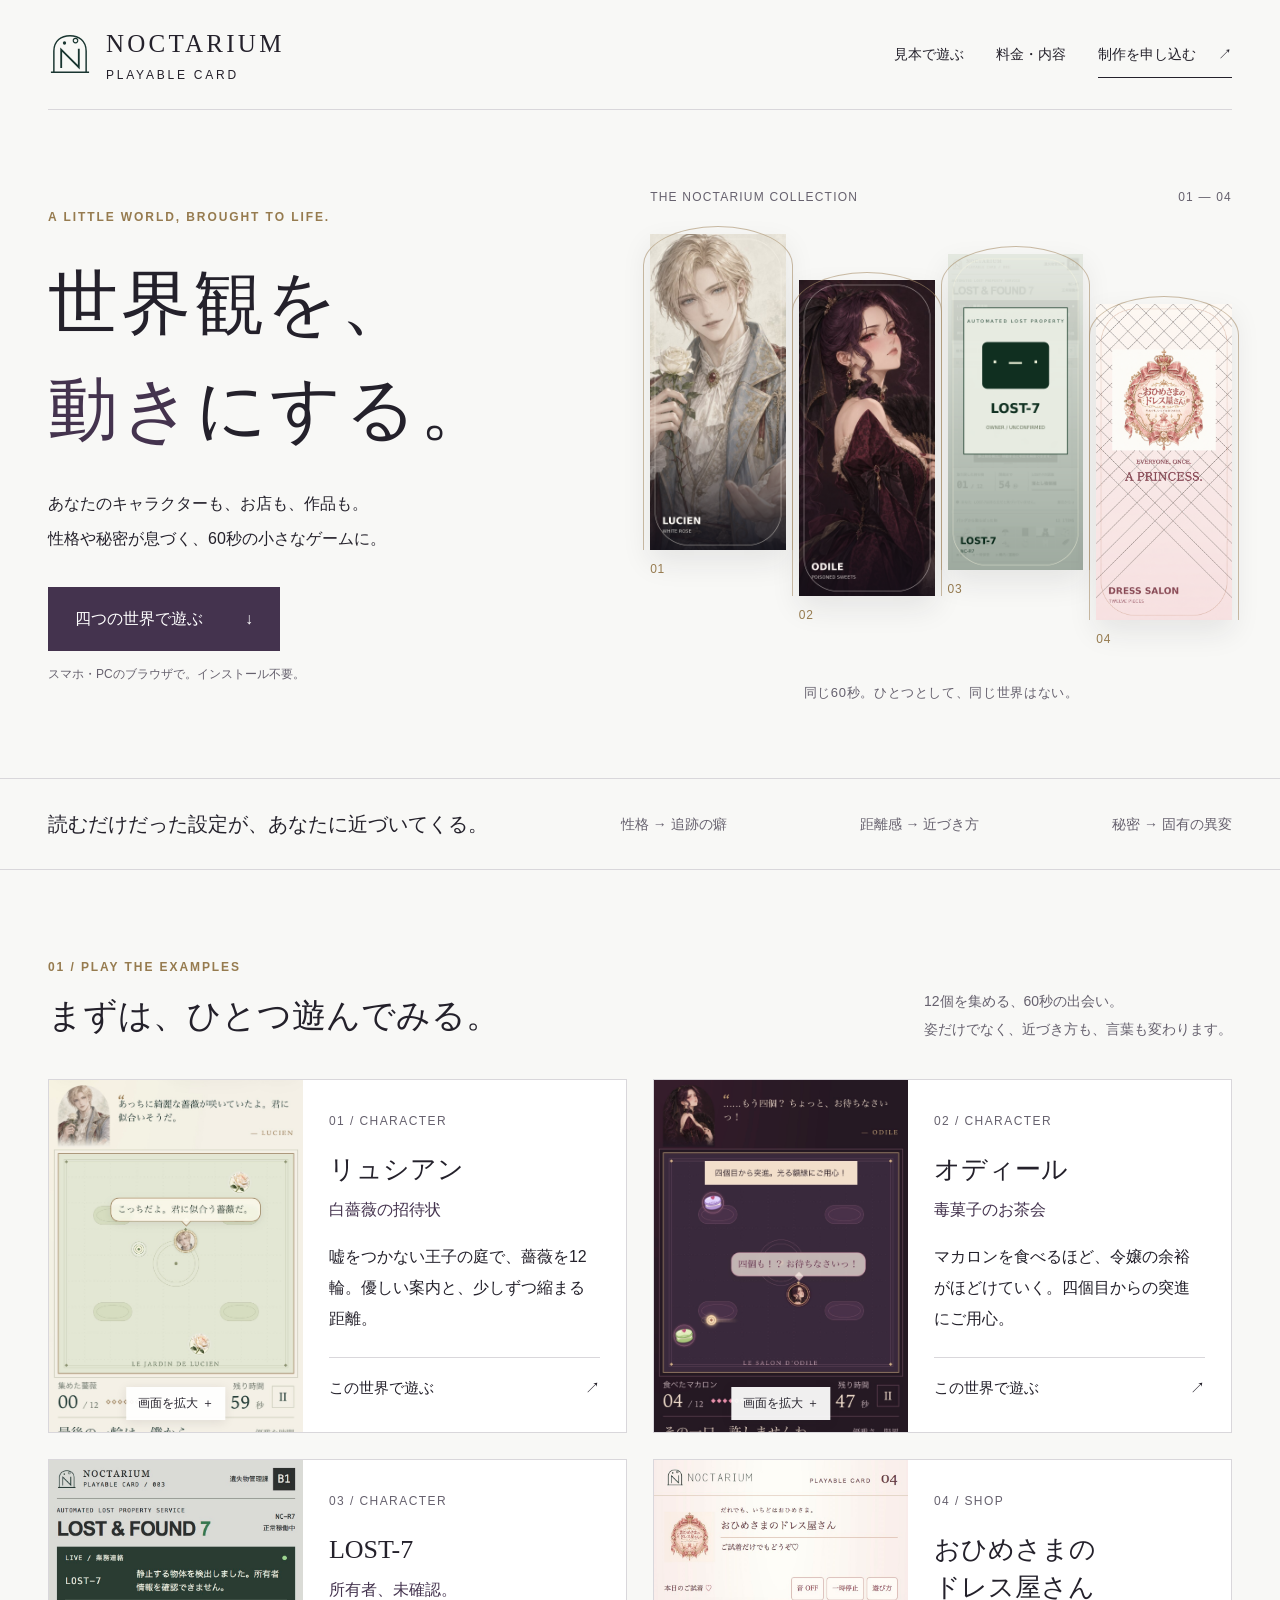
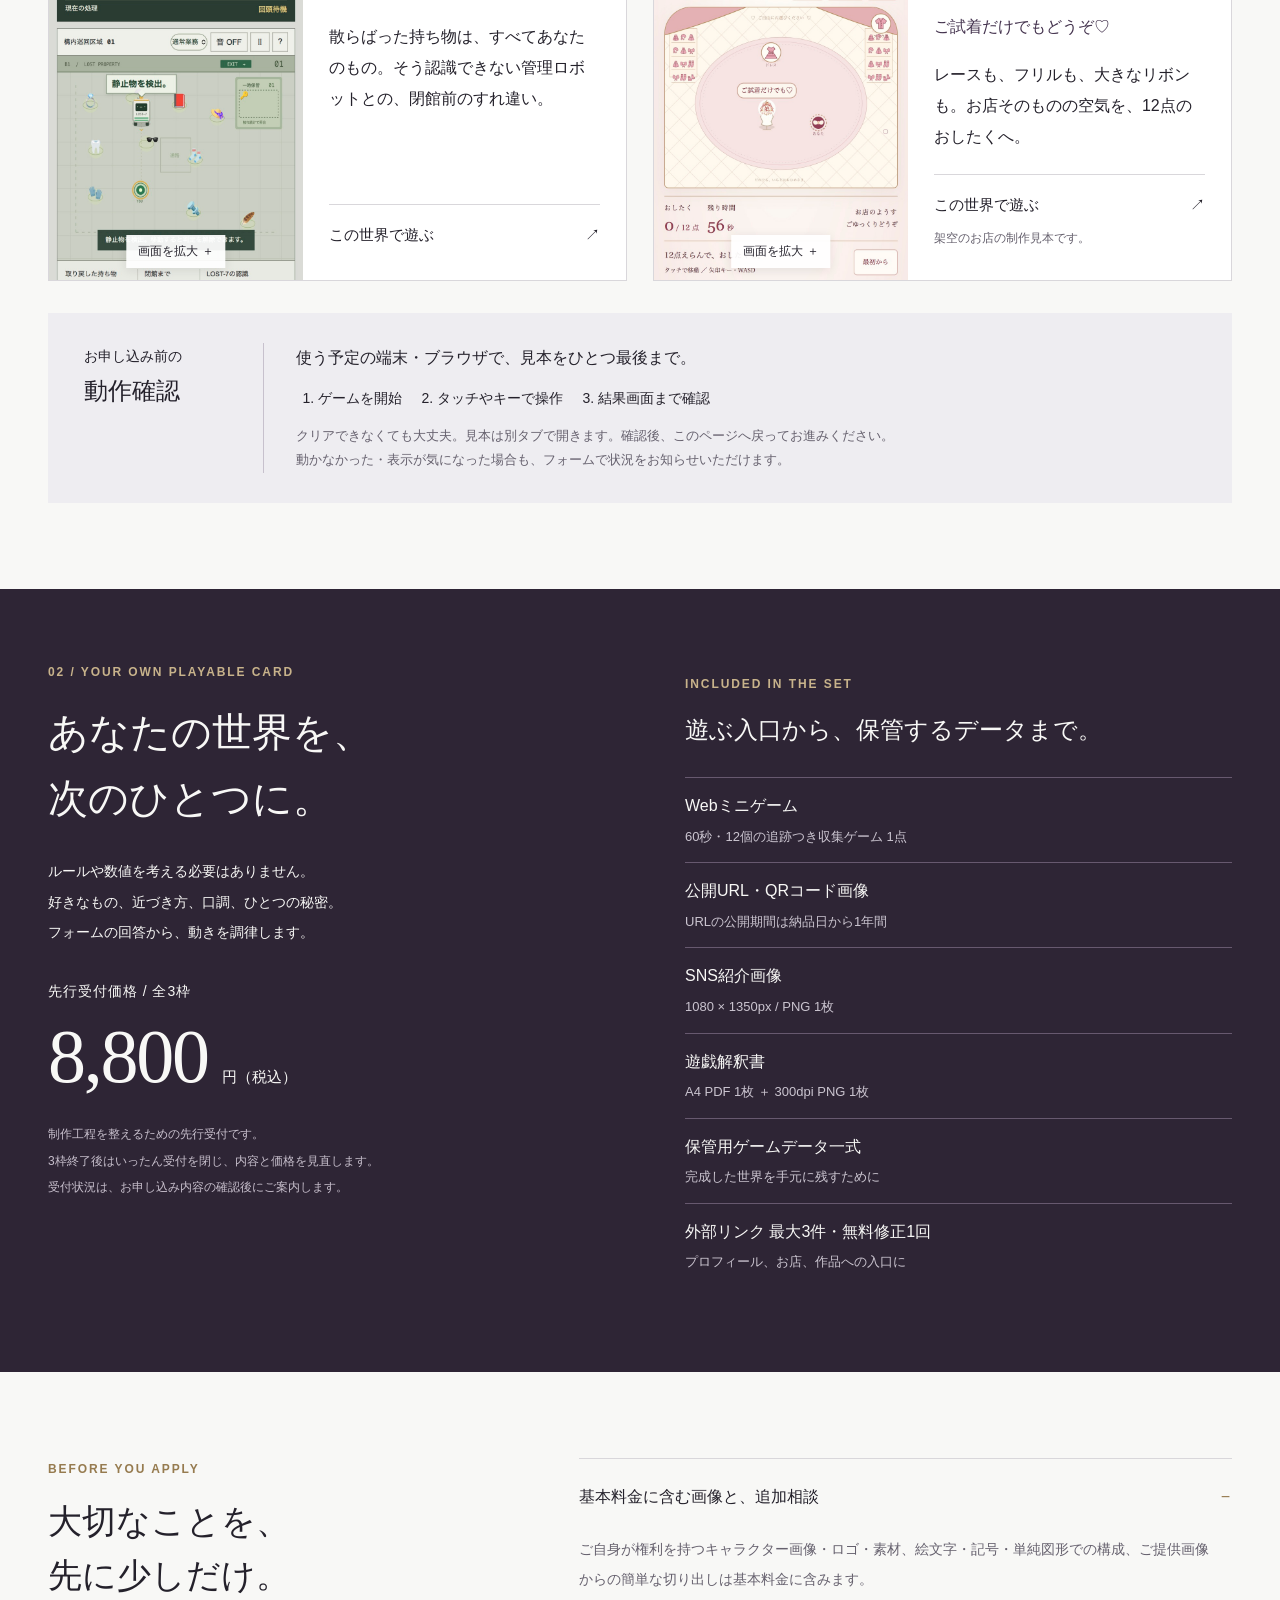
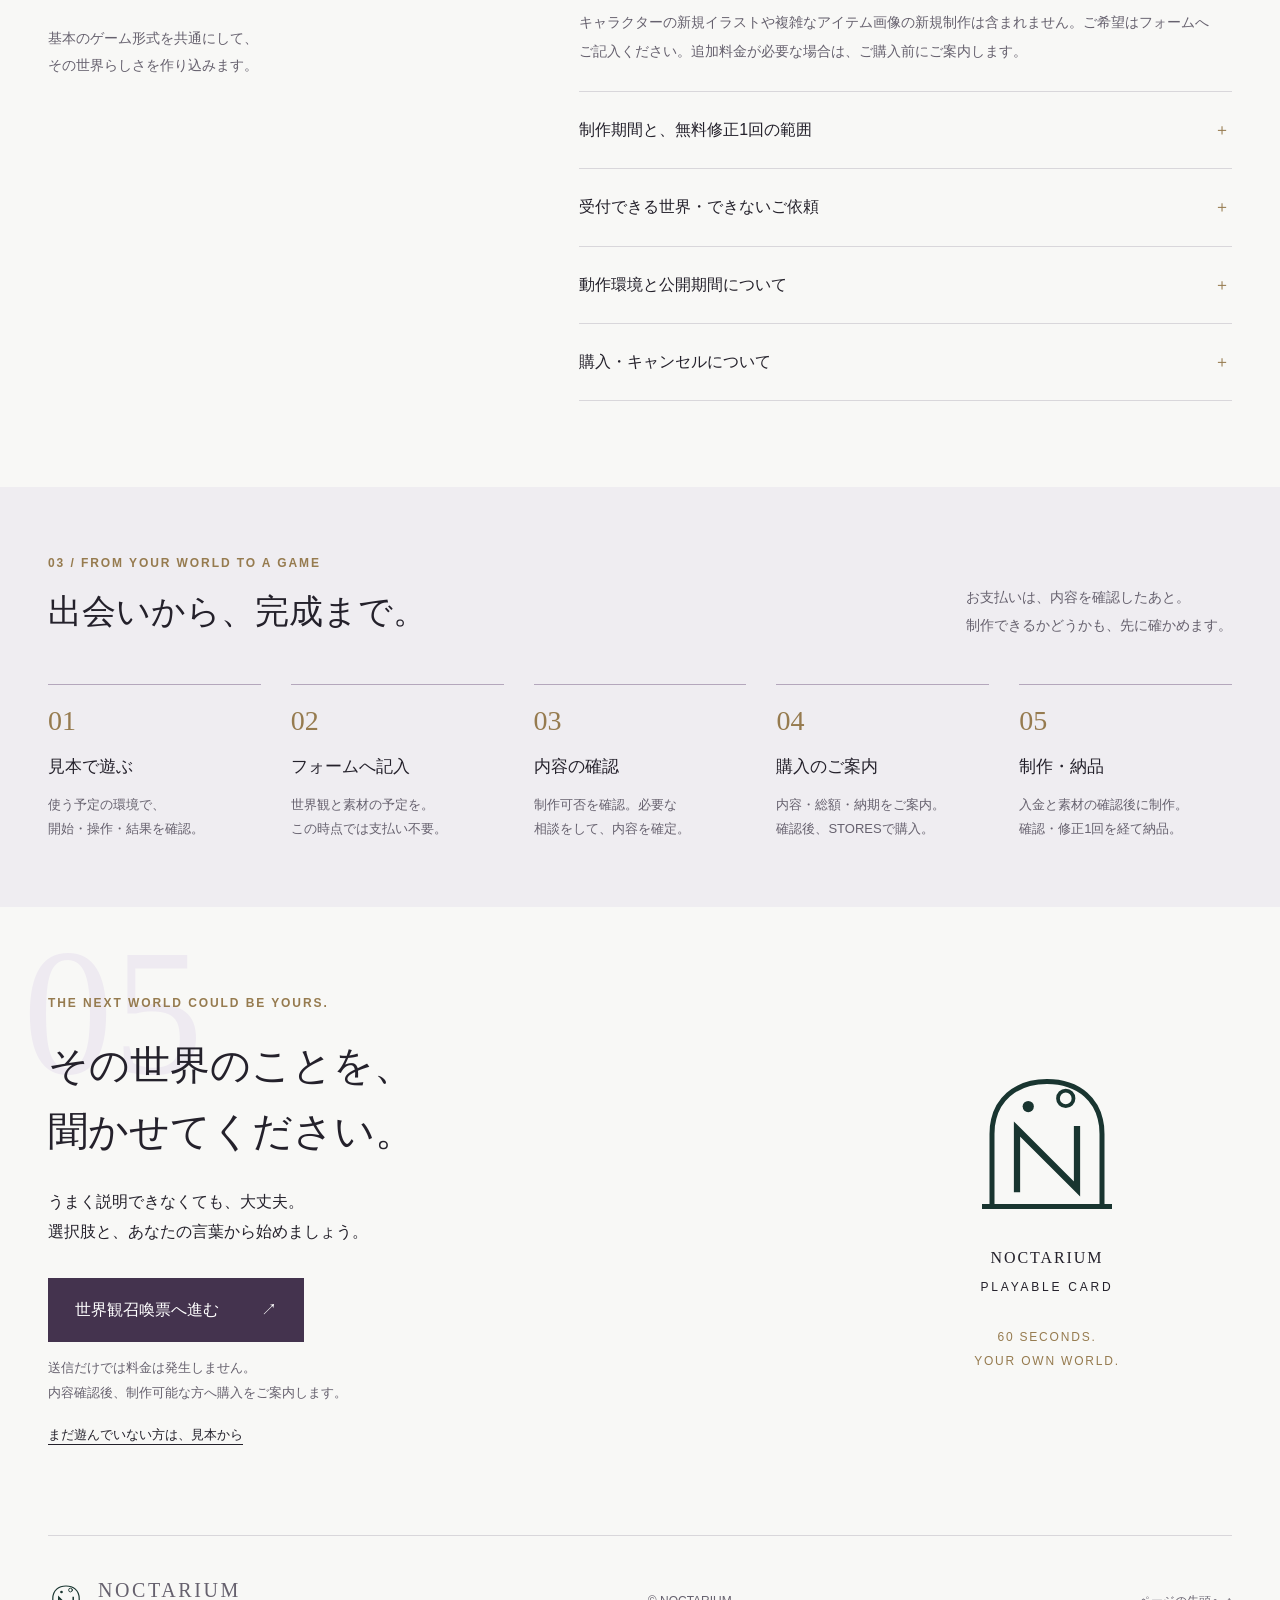
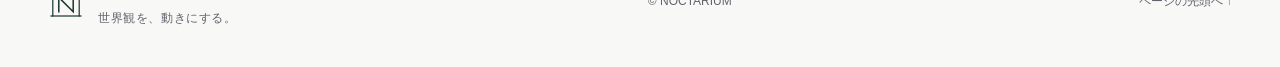
<file: index.html>
<!doctype html>
<html lang="ja">
<head>
  <meta charset="utf-8">
  <meta name="viewport" content="width=device-width,initial-scale=1">
  <meta name="theme-color" content="#f8f8f6">
  <meta name="description" content="あなたのキャラクター・店・作品を、60秒のWebゲームに。四つの見本を遊んで、NOCTARIUMへ世界観を教えてください。先行受付3枠・8,800円（税込）。">
  <title>NOCTARIUM｜世界観を、動きにする。</title>
  <link rel="icon" href="data:image/svg+xml,%3Csvg%20xmlns%3D%22http%3A%2F%2Fwww.w3.org%2F2000%2Fsvg%22%20viewBox%3D%220%200%20120%20120%22%20role%3D%22img%22%20aria-label%3D%22NOCTARIUM%20logo%22%20style%3D%22color%3A%23193530%22%3E%0A%0A%3Cg%20fill%3D%22none%22%20stroke%3D%22currentColor%22%20stroke-linecap%3D%22square%22%20stroke-linejoin%3D%22miter%22%3E%0A%20%20%3Cpath%20d%3D%22M16%20110V52C16%2024%2036%2010%2060%2010C84%2010%20104%2024%20104%2052V110%22%20stroke-width%3D%224%22%2F%3E%0A%20%20%3Cpath%20d%3D%22M10%20110H110%22%20stroke-width%3D%224%22%2F%3E%0A%20%20%3Cpath%20d%3D%22M36%2096V48L84%2096V48%22%20stroke-width%3D%225%22%2F%3E%0A%20%20%3Ccircle%20cx%3D%2245%22%20cy%3D%2230%22%20r%3D%224.5%22%20fill%3D%22currentColor%22%20stroke%3D%22none%22%2F%3E%0A%20%20%3Ccircle%20cx%3D%2275%22%20cy%3D%2223.5%22%20r%3D%226.2%22%20stroke-width%3D%223%22%2F%3E%0A%3C%2Fg%3E%0A%3C%2Fsvg%3E%0A" type="image/svg+xml">
  <link rel="stylesheet" href="style.css">
</head>
<body>
<a class="skip" href="#main">本文へ進む</a>
<header class="header wrap">
  <a class="brand" href="#top" aria-label="NOCTARIUM トップ"><img src="assets/mark.svg" width="44" height="44" alt=""><span>NOCTARIUM<small>PLAYABLE CARD</small></span></a>
  <nav aria-label="メインナビゲーション"><a href="#works">見本で遊ぶ</a><a href="#price">料金・内容</a><a class="nav-apply" href="#request">制作を申し込む <span aria-hidden="true">↗</span></a></nav>
</header>
<main id="main">
<section class="hero wrap" id="top" aria-labelledby="hero-title">
  <div class="hero-copy"><p class="eyebrow">A LITTLE WORLD, BROUGHT TO LIFE.</p><h1 id="hero-title">世界観を、<br><em>動き</em>にする。</h1><p class="lead">あなたのキャラクターも、お店も、作品も。<br>性格や秘密が息づく、60秒の小さなゲームに。</p><a class="button dark" href="#works">四つの世界で遊ぶ <span aria-hidden="true">↓</span></a><p class="micro">スマホ・PCのブラウザで。インストール不要。</p></div>
  <div class="hero-exhibit" aria-label="四つの世界のカード"><div class="exhibit-label"><span>THE NOCTARIUM COLLECTION</span><span>01 — 04</span></div><div class="doors"><a class="door door-one" href="#lucien" aria-label="リュシアンの見本へ"><img src="assets/hero-lucien.png" alt="白薔薇を持つリュシアンのカード" width="600" height="1400"><span>01</span></a><a class="door door-two" href="#odile" aria-label="オディールの見本へ"><img src="assets/hero-odile.png" alt="黒い扇を持つオディールのカード" width="600" height="1400"><span>02</span></a><a class="door door-three" href="#lost7" aria-label="LOST-7の見本へ"><img src="assets/hero-lost7.png" alt="遺失物管理ロボットLOST-7のカード" width="600" height="1400"><span>03</span></a><a class="door door-four" href="#dress" aria-label="おひめさまのドレス屋さんの見本へ"><img src="assets/hero-dress-v2.png" alt="おひめさまのドレス屋さんのカード" width="821" height="1915"><span>04</span></a></div><p class="exhibit-note">同じ60秒。ひとつとして、同じ世界はない。</p></div>
</section>
<div class="intro-strip"><div class="wrap"><p>読むだけだった設定が、<br class="mobile-only">あなたに近づいてくる。</p><span>性格 → 追跡の癖</span><span>距離感 → 近づき方</span><span>秘密 → 固有の異変</span></div></div>
<section class="section wrap" id="works" aria-labelledby="works-title">
  <div class="section-heading"><div><p class="eyebrow">01 / PLAY THE EXAMPLES</p><h2 id="works-title">まずは、ひとつ遊んでみる。</h2></div><p>12個を集める、60秒の出会い。<br>姿だけでなく、近づき方も、言葉も変わります。</p></div>
  <div class="works-grid">
    <article class="work lucien" id="lucien"><button class="screen-button" data-image="lucien" aria-label="リュシアンの画面を拡大"><img src="assets/lucien.jpg" alt="白薔薇を集めるリュシアンのスマホ画面" width="1179" height="1805" loading="lazy"><span>画面を拡大 ＋</span></button><div class="work-copy"><span class="work-no">01 / CHARACTER</span><h3>リュシアン</h3><p class="work-sub">白薔薇の招待状</p><p>嘘をつかない王子の庭で、薔薇を12輪。優しい案内と、少しずつ縮まる距離。</p><a class="play-link" href="rose-and-sugar.html?character=lucien" target="_blank" rel="noopener" data-play="lucien">この世界で遊ぶ <span aria-hidden="true">↗</span></a></div></article>
    <article class="work odile" id="odile"><button class="screen-button" data-image="odile" aria-label="オディールの画面を拡大"><img src="assets/odile.jpg" alt="マカロンを集めるオディールのスマホ画面" width="1179" height="1812" loading="lazy"><span>画面を拡大 ＋</span></button><div class="work-copy"><span class="work-no">02 / CHARACTER</span><h3>オディール</h3><p class="work-sub">毒菓子のお茶会</p><p>マカロンを食べるほど、令嬢の余裕がほどけていく。四個目からの突進にご用心。</p><a class="play-link" href="rose-and-sugar.html?character=odile" target="_blank" rel="noopener" data-play="odile">この世界で遊ぶ <span aria-hidden="true">↗</span></a></div></article>
    <article class="work lost7" id="lost7"><button class="screen-button" data-image="lost7" aria-label="LOST-7の画面を拡大"><img src="assets/lost7.jpg" alt="自分の持ち物を取り戻すLOST-7のスマホ画面" width="786" height="2528" loading="lazy"><span>画面を拡大 ＋</span></button><div class="work-copy"><span class="work-no">03 / CHARACTER</span><h3>LOST-7</h3><p class="work-sub">所有者、未確認。</p><p>散らばった持ち物は、すべてあなたのもの。そう認識できない管理ロボットとの、閉館前のすれ違い。</p><a class="play-link" href="lost-7.html" target="_blank" rel="noopener" data-play="lost7">この世界で遊ぶ <span aria-hidden="true">↗</span></a></div></article>
    <article class="work dress" id="dress"><button class="screen-button" data-image="dress" aria-label="おひめさまのドレス屋さんの画面を拡大"><img src="assets/dress.jpg" alt="12点のおしたくをするドレス屋さんのスマホ画面" width="786" height="1940" loading="lazy"><span>画面を拡大 ＋</span></button><div class="work-copy"><span class="work-no">04 / SHOP</span><h3>おひめさまの<br>ドレス屋さん</h3><p class="work-sub">ご試着だけでもどうぞ♡</p><p>レースも、フリルも、大きなリボンも。お店そのものの空気を、12点のおしたくへ。</p><a class="play-link" href="dress.html" target="_blank" rel="noopener" data-play="dress">この世界で遊ぶ <span aria-hidden="true">↗</span></a><small>架空のお店の制作見本です。</small></div></article>
  </div>
  <div class="play-check"><span class="check-label">お申し込み前の<br><strong>動作確認</strong></span><div><p>使う予定の端末・ブラウザで、見本をひとつ最後まで。</p><ol><li>ゲームを開始</li><li>タッチやキーで操作</li><li>結果画面まで確認</li></ol><p class="note">クリアできなくても大丈夫。見本は別タブで開きます。確認後、このページへ戻ってお進みください。<br>動かなかった・表示が気になった場合も、フォームで状況をお知らせいただけます。</p></div></div>
</section>
<section class="price-section" id="price" aria-labelledby="price-title"><div class="wrap price-layout"><div class="price-intro"><p class="eyebrow">02 / YOUR OWN PLAYABLE CARD</p><h2 id="price-title">あなたの世界を、<br>次のひとつに。</h2><p>ルールや数値を考える必要はありません。<br>好きなもの、近づき方、口調、ひとつの秘密。<br>フォームの回答から、動きを調律します。</p><div class="price-tag"><span>先行受付価格 / 全3枠</span><p><strong>8,800</strong><span>円（税込）</span></p></div><p class="price-note">制作工程を整えるための先行受付です。<br>3枠終了後はいったん受付を閉じ、内容と価格を見直します。<br>受付状況は、お申し込み内容の確認後にご案内します。</p></div><div class="included"><p class="eyebrow">INCLUDED IN THE SET</p><h3>遊ぶ入口から、保管するデータまで。</h3><dl><div><dt>Webミニゲーム</dt><dd>60秒・12個の追跡つき収集ゲーム 1点</dd></div><div><dt>公開URL・QRコード画像</dt><dd>URLの公開期間は納品日から1年間</dd></div><div><dt>SNS紹介画像</dt><dd>1080 × 1350px / PNG 1枚</dd></div><div><dt>遊戯解釈書</dt><dd>A4 PDF 1枚 ＋ 300dpi PNG 1枚</dd></div><div><dt>保管用ゲームデータ一式</dt><dd>完成した世界を手元に残すために</dd></div><div><dt>外部リンク 最大3件・無料修正1回</dt><dd>プロフィール、お店、作品への入口に</dd></div></dl></div></div></section>
<section class="section wrap conditions" aria-label="制作範囲と受付条件"><div class="condition-intro"><p class="eyebrow">BEFORE YOU APPLY</p><h2>大切なことを、<br>先に少しだけ。</h2><p>基本のゲーム形式を共通にして、<br>その世界らしさを作り込みます。</p></div><div class="accordions"><details open><summary>基本料金に含む画像と、追加相談</summary><div><p>ご自身が権利を持つキャラクター画像・ロゴ・素材、絵文字・記号・単純図形での構成、ご提供画像からの簡単な切り出しは基本料金に含みます。</p><p>キャラクターの新規イラストや複雑なアイテム画像の新規制作は含まれません。ご希望はフォームへご記入ください。追加料金が必要な場合は、ご購入前にご案内します。</p></div></details><details><summary>制作期間と、無料修正1回の範囲</summary><div><p>入金確認とフォーム回答・必要素材の準備がすべて完了してから制作を開始し、30日以内に納品します。確認待ち・素材不足の期間は含みません。</p><p>無料修正は1回。台詞、色、紹介文、リンク、移動速度・難易度の微調整が対象です。ゲーム形式や主役の全面変更、新機能追加、イラストの全面描き直し、世界観の総入れ替えは含みません。</p></div></details><details><summary>受付できる世界・できないご依頼</summary><div><p>ご自身が権利を持つオリジナルキャラクター、TRPG・ドール・創作作品、店・ブランド・活動が対象です。</p><p>既存作品の版権キャラクター、実在人物の再現、権利を確認できない素材、特定作品や作家の絵柄・作風の模倣、誰かを傷つけたり晒したりする目的のご依頼は受け付けていません。</p><p>完全新規ゲーム、大規模ストーリー、オンライン対戦、ランキング、ログイン、ガチャの制作は対象外です。基本形式を変えるご希望は、購入前に制作可否を確認します。</p></div></details><details><summary>動作環境と公開期間について</summary><div><p>スマートフォン・PCのブラウザで動作するゲームです。ご利用予定の端末・ブラウザで、先に見本をお試しください。見本での確認は、完成品のすべての環境での動作を保証するものではありません。</p><p>公開URLの掲載期間は納品日から1年間です。2年目以降の掲載延長は、期間終了前にご案内します。保管用ゲームデータもお渡しします。</p></div></details><details><summary>購入・キャンセルについて</summary><div><p>フォーム送信時点でお支払いは発生しません。内容を確認し、制作可能な場合に内容・総額・納期とSTORESの購入ページをご案内します。ご案内前のご購入はお控えください。</p><p>本商品は回答内容をもとに制作するオーダーメイドのデジタル商品です。制作開始後のお客さま都合によるキャンセル・返金は承っておりません。</p></div></details></div></section>
<section class="flow-section" id="flow" aria-labelledby="flow-title"><div class="wrap"><div class="section-heading"><div><p class="eyebrow">03 / FROM YOUR WORLD TO A GAME</p><h2 id="flow-title">出会いから、完成まで。</h2></div><p>お支払いは、内容を確認したあと。<br>制作できるかどうかも、先に確かめます。</p></div><ol class="flow-list"><li><span>01</span><h3>見本で遊ぶ</h3><p>使う予定の環境で、<br>開始・操作・結果を確認。</p></li><li><span>02</span><h3>フォームへ記入</h3><p>世界観と素材の予定を。<br>この時点では支払い不要。</p></li><li><span>03</span><h3>内容の確認</h3><p>制作可否を確認。必要な<br>相談をして、内容を確定。</p></li><li><span>04</span><h3>購入のご案内</h3><p>内容・総額・納期をご案内。<br>確認後、STORESで購入。</p></li><li><span>05</span><h3>制作・納品</h3><p>入金と素材の確認後に制作。<br>確認・修正1回を経て納品。</p></li></ol></div></section>
<section class="request-section wrap" id="request" aria-labelledby="request-title"><span class="request-index" aria-hidden="true">05</span><div><p class="eyebrow">THE NEXT WORLD COULD BE YOURS.</p><h2 id="request-title">その世界のことを、<br>聞かせてください。</h2><p>うまく説明できなくても、大丈夫。<br>選択肢と、あなたの言葉から始めましょう。</p><a class="button dark" href="form.html" data-open-form>世界観召喚票へ進む <span aria-hidden="true">↗</span></a><p class="request-assurance">送信だけでは料金は発生しません。<br>内容確認後、制作可能な方へ購入をご案内します。</p><a class="back-to-play" href="#works">まだ遊んでいない方は、見本から</a></div><div class="request-side"><img src="assets/mark.svg" width="150" height="150" alt=""><p>NOCTARIUM<br><span>PLAYABLE CARD</span></p><small>60 SECONDS.<br>YOUR OWN WORLD.</small></div></section>

</main>
<footer class="footer wrap"><a class="brand" href="#top"><img src="assets/mark.svg" alt="" width="36" height="36"><span>NOCTARIUM<small>世界観を、動きにする。</small></span></a><p>© NOCTARIUM</p><a href="#top">ページの先頭へ ↑</a></footer>
<dialog id="image-dialog" aria-labelledby="image-title"><div class="dialog-toolbar"><h2 id="image-title">ゲーム画面</h2><button id="close-dialog" aria-label="拡大画面を閉じる">閉じる ×</button></div><img id="large-image" alt=""></dialog>
<script src="app.js"></script>
</body></html>
</file>
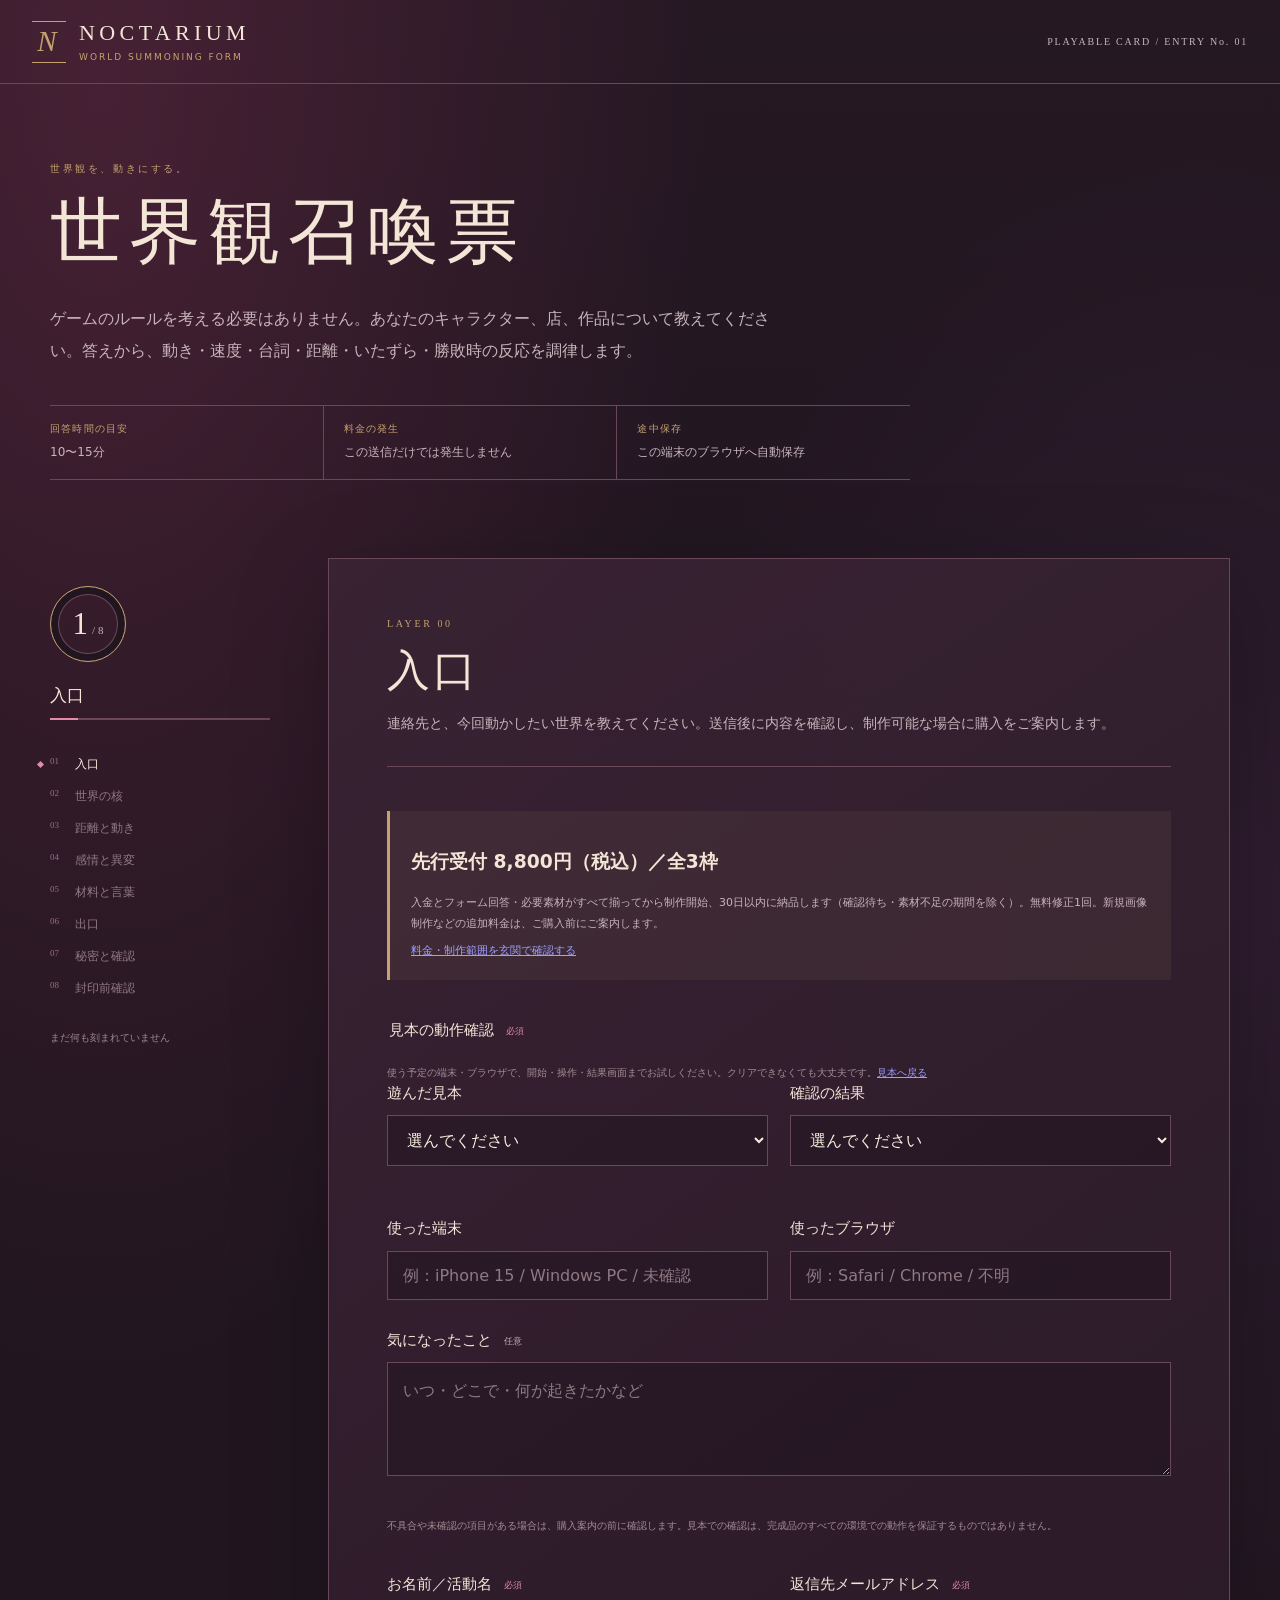
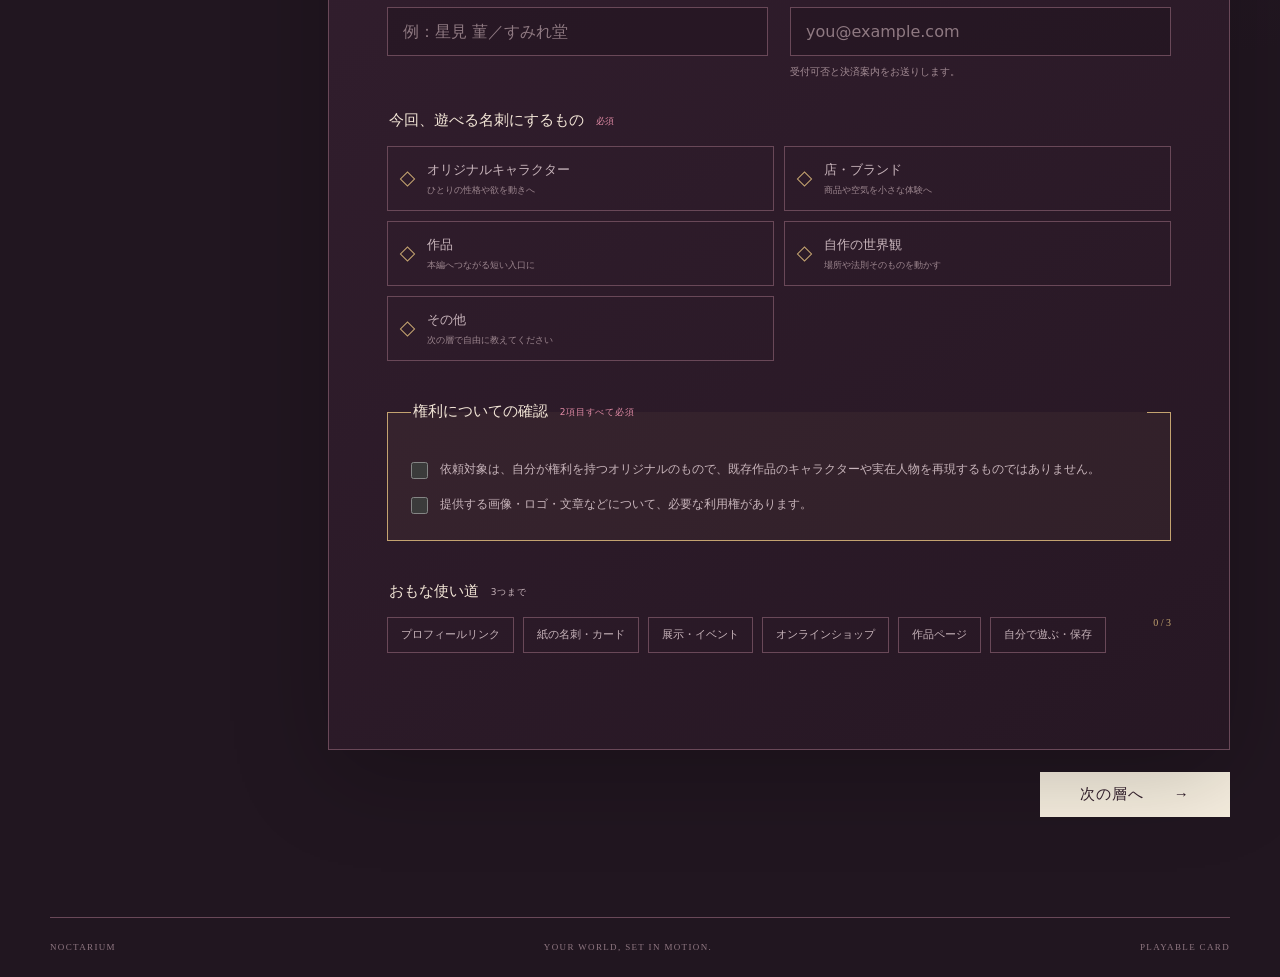
<file: form.html>
<!doctype html>
<html lang="ja">
<head>
  <meta charset="utf-8">
  <meta name="viewport" content="width=device-width, initial-scale=1">
  <meta name="description" content="遊べる名刺をつくるための世界観召喚票。キャラクター、店、作品、世界観を動きへ変換します。">
  <meta name="theme-color" content="#211620">
  <link rel="icon" type="image/svg+xml" href="data:image/svg+xml,%3Csvg xmlns='http://www.w3.org/2000/svg' viewBox='0 0 64 64'%3E%3Crect width='64' height='64' rx='14' fill='%23211620'/%3E%3Cpath d='M12 49V15h8l24 24V15h8v34h-8L20 25v24z' fill='%23e1b9a9'/%3E%3C/svg%3E">
  <title>世界観召喚票｜NOCTARIUM PLAYABLE CARD</title>
  <style>@charset "UTF-8";

:root {
  color-scheme: dark;
  --paper: #211620;
  --paper-soft: #2b1c29;
  --paper-raised: #33212f;
  --ink: #f3e6d7;
  --muted: #c8b4bb;
  --line: #694858;
  --line-bright: #987084;
  --gold: #c4a370;
  --rose: #e48ca7;
  --rose-deep: #8f3855;
  --ivory: #f6eedf;
  --danger: #ffb4bd;
  --serif: "Iowan Old Style", "Baskerville", "YuMincho", "Hiragino Mincho ProN", serif;
  --sans: "Hiragino Kaku Gothic ProN", "Yu Gothic", system-ui, sans-serif;
  font-family: var(--sans);
  color: var(--ink);
  background: var(--paper);
}

* { box-sizing: border-box; }
html { scroll-behavior: smooth; }
body {
  margin: 0;
  min-height: 100vh;
  background:
    radial-gradient(ellipse at 8% 3%, rgba(133, 49, 84, .35), transparent 38rem),
    radial-gradient(ellipse at 94% 35%, rgba(88, 48, 97, .24), transparent 34rem),
    linear-gradient(180deg, #251823 0, var(--paper) 42rem);
}
body::before {
  content: "";
  position: fixed;
  inset: 0;
  pointer-events: none;
  opacity: .14;
  background-image:
    linear-gradient(rgba(255,255,255,.025) 1px, transparent 1px),
    linear-gradient(90deg, rgba(255,255,255,.018) 1px, transparent 1px);
  background-size: 32px 32px;
  mask-image: linear-gradient(to bottom, black, transparent 75%);
}

button, input, textarea, select { font: inherit; }
button, label, select { -webkit-tap-highlight-color: transparent; }
button { cursor: pointer; }
button:disabled { cursor: default; opacity: .45; }
:focus-visible { outline: 3px solid var(--rose); outline-offset: 3px; }
[hidden] { display: none !important; }

.skip-link {
  position: fixed;
  z-index: 20;
  left: 12px;
  top: -100px;
  background: var(--ivory);
  color: var(--paper);
  padding: 12px 18px;
}
.skip-link:focus { top: 12px; }

.masthead {
  height: 84px;
  max-width: 1280px;
  margin: auto;
  padding: 0 32px;
  display: flex;
  justify-content: space-between;
  align-items: center;
  border-bottom: 1px solid var(--line);
}
.brand {
  display: flex;
  align-items: center;
  gap: 13px;
  color: inherit;
  text-decoration: none;
  font: 22px/1.1 var(--serif);
  letter-spacing: .2em;
}
.brand small { display: block; margin-top: 7px; font: 9px/1 var(--sans); letter-spacing: .22em; color: var(--gold); }
.brand-mark {
  display: grid;
  place-items: center;
  width: 34px;
  height: 42px;
  border-top: 1px solid var(--gold);
  border-bottom: 1px solid var(--gold);
  color: var(--gold);
  font: italic 29px/1 var(--serif);
}
.edition { margin: 0; color: var(--muted); font: 10px/1 var(--serif); letter-spacing: .18em; }

main { width: min(1180px, calc(100% - 40px)); margin: 0 auto; }
.hero { max-width: 860px; padding: 78px 0 58px; }
.eyebrow, .step-number { margin: 0 0 13px; color: var(--gold); font: 10px/1.4 var(--serif); letter-spacing: .26em; }
h1, h2 { font-family: var(--serif); font-weight: 400; }
h1 { margin: 0; font-size: clamp(42px, 6vw, 72px); line-height: 1.2; letter-spacing: .1em; }
.hero-copy { max-width: 750px; margin: 28px 0 0; color: var(--muted); font: 16px/2 var(--serif); }
.hero-notes { display: flex; gap: 0; margin-top: 38px; border-top: 1px solid var(--line); border-bottom: 1px solid var(--line); }
.hero-notes p { flex: 1; min-width: 0; margin: 0; padding: 16px 20px; border-right: 1px solid var(--line); }
.hero-notes p:first-child { padding-left: 0; }
.hero-notes p:last-child { border-right: 0; }
.hero-notes strong, .hero-notes span { display: block; }
.hero-notes strong { margin-bottom: 7px; color: var(--gold); font: 10px/1.4 var(--serif); letter-spacing: .12em; }
.hero-notes span { color: var(--muted); font-size: 12px; line-height: 1.6; }

.form-shell { display: grid; grid-template-columns: 220px minmax(0, 1fr); gap: 58px; align-items: start; padding: 20px 0 100px; }
.progress-panel { position: sticky; top: 25px; padding: 28px 0; }
.progress-orbit {
  width: 76px;
  height: 76px;
  display: grid;
  place-content: center;
  grid-template-columns: auto auto;
  align-items: baseline;
  border: 1px solid var(--gold);
  border-radius: 50%;
  box-shadow: inset 0 0 0 7px var(--paper), inset 0 0 0 8px var(--line);
  font: 31px/1 var(--serif);
}
.progress-orbit small { margin-left: 4px; color: var(--muted); font-size: 11px; }
.progress-copy { margin-top: 22px; }
.progress-copy p { margin: 0 0 11px; font: 17px/1.4 var(--serif); }
.progress-track { height: 2px; background: var(--line); overflow: hidden; }
.progress-track span { display: block; width: 12.5%; height: 100%; background: var(--rose); transition: width .3s ease; }
.step-list { list-style: none; padding: 0; margin: 28px 0 0; counter-reset: steps; }
.step-list li { position: relative; padding: 7px 0 7px 25px; color: #8f7881; font: 12px/1.5 var(--serif); transition: color .2s; }
.step-list li::before { counter-increment: steps; content: "0" counter(steps); position: absolute; left: 0; color: var(--line-bright); font-size: 9px; }
.step-list li.is-current { color: var(--ivory); }
.step-list li.is-current::after { content: ""; position: absolute; left: -12px; top: 14px; width: 5px; height: 5px; background: var(--rose); transform: rotate(45deg); }
.step-list li.is-complete { color: var(--gold); }
.autosave-status { margin: 25px 0 0; color: #9e8790; font-size: 10px; line-height: 1.7; }

#summoning-form { min-width: 0; }
.form-step {
  min-height: 620px;
  padding: clamp(30px, 5vw, 58px);
  border: 1px solid var(--line);
  background: linear-gradient(145deg, rgba(57,35,52,.96), rgba(39,24,36,.96));
  box-shadow: 0 24px 90px rgba(0,0,0,.22);
  animation: reveal .3s ease both;
}
@keyframes reveal { from { opacity: 0; transform: translateY(8px); } }
.step-heading { margin-bottom: 44px; padding-bottom: 28px; border-bottom: 1px solid var(--line); }
.step-heading h2 { margin: 0; font-size: clamp(30px, 4vw, 43px); line-height: 1.25; letter-spacing: .06em; }
.step-heading > p:last-child { margin: 14px 0 0; color: var(--muted); font: 14px/1.9 var(--serif); }

.field { position: relative; margin: 0 0 38px; min-width: 0; }
.field-grid { display: grid; gap: 22px; }
.field-grid.two-columns { grid-template-columns: repeat(2, minmax(0, 1fr)); }
.field-grid.three-columns { grid-template-columns: repeat(3, minmax(0, 1fr)); }
.field-grid > .field { margin-bottom: 28px; }
fieldset { padding: 0; border: 0; min-width: 0; }
label, legend, .field-label { display: block; font: 15px/1.7 var(--serif); }
legend { width: 100%; margin-bottom: 13px; }
.required, .optional { margin-left: 8px; font: 9px/1 var(--sans); letter-spacing: .08em; vertical-align: .15em; }
.required { color: var(--rose); }
.optional { color: var(--muted); }
input, textarea, select {
  width: 100%;
  margin-top: 9px;
  border: 1px solid var(--line);
  border-radius: 0;
  background: rgba(19, 12, 19, .28);
  color: var(--ivory);
  padding: 14px 15px;
  outline: none;
  transition: border-color .2s, background .2s, box-shadow .2s;
}
textarea { resize: vertical; min-height: 88px; line-height: 1.75; }
select { min-height: 51px; }
input::placeholder, textarea::placeholder { color: #8f7982; }
code { color: var(--gold); font: .95em/1.6 ui-monospace, "SFMono-Regular", Consolas, monospace; overflow-wrap: anywhere; }
input:hover, textarea:hover, select:hover { border-color: var(--line-bright); }
input:focus, textarea:focus, select:focus { border-color: var(--rose); background: rgba(19, 12, 19, .5); box-shadow: 0 0 0 3px rgba(228,140,167,.11); }
.is-invalid { border-color: var(--danger) !important; box-shadow: 0 0 0 2px rgba(255,180,189,.12) !important; }
.hint, .counter { margin: 8px 0 0; color: #a48c95; font-size: 10px; line-height: 1.6; }
.counter { text-align: right; }
.compact-label { color: var(--muted); font-size: 11px; }
.subfield { margin-top: 17px; color: var(--muted); font-size: 12px; }

.choice-grid { display: grid; grid-template-columns: repeat(2, minmax(0, 1fr)); gap: 10px; }
.choice-grid-cards { grid-template-columns: repeat(2, minmax(0, 1fr)); }
.choice {
  position: relative;
  min-height: 56px;
  display: flex;
  align-items: stretch;
  cursor: pointer;
}
.choice input, .chip input { position: absolute; opacity: 0; width: 1px; height: 1px; margin: 0; }
.choice span {
  width: 100%;
  display: flex;
  flex-direction: column;
  justify-content: center;
  padding: 13px 15px 13px 39px;
  border: 1px solid var(--line);
  color: var(--muted);
  font: 13px/1.5 var(--serif);
  transition: border-color .2s, background .2s, color .2s;
}
.choice span::before {
  content: "";
  position: absolute;
  left: 15px;
  top: 50%;
  width: 9px;
  height: 9px;
  border: 1px solid var(--gold);
  transform: translateY(-50%) rotate(45deg);
}
.choice b { color: inherit; font-weight: 400; }
.choice small { margin-top: 4px; color: #9e8790; font: 9px/1.5 var(--sans); }
.choice input:checked + span { border-color: var(--rose); background: rgba(141,54,84,.19); color: var(--ivory); }
.choice input:checked + span::before { background: var(--rose); border-color: var(--rose); box-shadow: 0 0 12px rgba(228,140,167,.55); }
.choice input:focus-visible + span, .chip input:focus-visible + span { outline: 3px solid var(--rose); outline-offset: 3px; }

.rights-box { padding: 21px 23px 11px; border: 1px solid var(--gold); background: rgba(196,163,112,.055); }
.check-line { position: relative; display: flex; gap: 12px; align-items: flex-start; margin-bottom: 14px; color: var(--muted); cursor: pointer; font: 12px/1.75 var(--sans); }
.check-line input { width: 17px; height: 17px; flex: 0 0 auto; margin: 3px 0 0; padding: 0; accent-color: var(--rose); }
.check-line span { min-width: 0; }

.chip-grid { display: flex; flex-wrap: wrap; gap: 9px; }
.chip { position: relative; cursor: pointer; }
.chip span { display: block; padding: 9px 13px; border: 1px solid var(--line); color: var(--muted); font: 11px/1.4 var(--sans); transition: .2s; }
.chip input:checked + span { border-color: var(--rose); background: rgba(141,54,84,.23); color: var(--ivory); }
.chip input:disabled + span { opacity: .33; cursor: default; }
.limit-note { position: absolute; right: 0; top: 1px; margin: 0; color: var(--gold); font: 10px/1 var(--serif); }
.reaction-grid { display: grid; grid-template-columns: repeat(3, minmax(0, 1fr)); gap: 14px; }
.reaction-card { padding: 18px; border-top: 1px solid var(--gold); background: rgba(15,8,15,.16); }
.reaction-card label { font-size: 13px; }
.reaction-card select { font-size: 12px; }
.line-stack { display: grid; gap: 8px; }
.line-stack input { margin-top: 0; }
.links-editor { display: grid; gap: 10px; }
.links-editor > div { display: grid; grid-template-columns: minmax(130px, .72fr) minmax(220px, 1.6fr); gap: 10px; }
.links-editor input { margin-top: 0; }
.secret-field { padding: 25px; border: 1px solid var(--rose-deep); background: radial-gradient(circle at 100% 0, rgba(143,56,85,.18), transparent 55%); }
.service-note { margin: 0px 0 38px; padding: 19px 21px; border-left: 3px solid var(--gold); background: rgba(196,163,112,.07); }
.service-note strong { display: block; color: var(--gold); font: 13px/1.5 var(--serif); letter-spacing: .06em; }
.service-note p { margin: 7px 0 0; color: var(--muted); font-size: 11px; line-height: 1.85; }
.final-consent { margin-bottom: 0; }

.form-actions { display: flex; justify-content: flex-end; gap: 12px; padding-top: 22px; }
.primary-button, .secondary-button, .text-button {
  border-radius: 0;
  padding: 14px 22px;
  transition: transform .15s, filter .15s, background .15s;
}
.primary-button { min-width: 190px; border: 1px solid var(--ivory); background: var(--ivory); color: #321e2b; font: 15px/1 var(--serif); letter-spacing: .06em; }
.primary-button span { margin-left: 25px; }
.secondary-button { border: 1px solid var(--line); background: transparent; color: var(--muted); }
.text-button { border: 0; border-bottom: 1px solid var(--line-bright); background: transparent; color: var(--muted); padding: 7px 2px; }
.primary-button:hover:not(:disabled), .secondary-button:hover:not(:disabled), .text-button:hover:not(:disabled) { filter: brightness(1.12); }
.primary-button:active:not(:disabled), .secondary-button:active:not(:disabled), .text-button:active:not(:disabled) { transform: translateY(1px); }
.submit-button { background: var(--rose); border-color: var(--rose); color: #25141e; }
.form-error { margin-top: 16px; padding: 13px 16px; border: 1px solid var(--danger); color: var(--danger); font-size: 12px; line-height: 1.7; }

.review-content { display: grid; gap: 10px; }
.review-group { padding: 22px 0; border-bottom: 1px solid var(--line); }
.review-group:first-child { padding-top: 0; }
.review-group h3 { margin: 0 0 14px; color: var(--gold); font: 12px/1.5 var(--serif); letter-spacing: .13em; }
.review-row { display: grid; grid-template-columns: 180px minmax(0, 1fr); gap: 20px; padding: 5px 0; }
.review-row dt { color: #a58d96; font-size: 10px; line-height: 1.7; }
.review-row dd { margin: 0; color: var(--ivory); font: 12px/1.7 var(--serif); white-space: pre-wrap; overflow-wrap: anywhere; }
.preview-warning { margin-top: 26px; padding: 18px 20px; border-left: 2px solid var(--gold); background: rgba(196,163,112,.07); }
.preview-warning strong { color: var(--gold); font: 13px/1.4 var(--serif); }
.preview-warning p { margin: 7px 0 0; color: var(--muted); font-size: 11px; line-height: 1.7; }
.export-actions { display: flex; gap: 20px; margin-top: 24px; }

.success-panel { max-width: 760px; margin: 60px auto 130px; padding: 78px 40px; text-align: center; border-top: 1px solid var(--gold); border-bottom: 1px solid var(--gold); }
.success-panel h2 { margin: 20px 0; font-size: clamp(31px, 5vw, 50px); }
.success-panel > p:not(.eyebrow) { color: var(--muted); font: 14px/2 var(--serif); }
.success-panel .text-button { margin-top: 24px; }
.seal { width: 78px; height: 78px; display: grid; place-items: center; margin: 26px auto; border: 1px solid var(--rose); border-radius: 50%; color: var(--rose); font: italic 36px/1 var(--serif); box-shadow: inset 0 0 0 7px var(--paper), inset 0 0 0 8px var(--line), 0 0 30px rgba(228,140,167,.13); }

footer { width: min(1180px, calc(100% - 40px)); margin: 0 auto; padding: 25px 0; display: flex; justify-content: space-between; border-top: 1px solid var(--line); color: #8e7680; font: 9px/1 var(--serif); letter-spacing: .15em; }
.toast { position: fixed; z-index: 30; left: 50%; bottom: 25px; transform: translate(-50%, 18px); max-width: min(430px, calc(100% - 30px)); padding: 12px 18px; background: var(--ivory); color: var(--paper); opacity: 0; pointer-events: none; font-size: 12px; transition: .2s; box-shadow: 0 10px 35px rgba(0,0,0,.3); }
.toast.is-visible { opacity: 1; transform: translate(-50%, 0); }

@media (max-width: 850px) {
  .form-shell { grid-template-columns: 1fr; gap: 16px; }
  .progress-panel { position: sticky; z-index: 8; top: 0; margin: 0 -20px; padding: 12px 20px; display: flex; align-items: center; gap: 14px; background: rgba(33,22,32,.94); backdrop-filter: blur(12px); border-bottom: 1px solid var(--line); }
  .progress-orbit { width: 48px; height: 48px; flex: 0 0 48px; box-shadow: inset 0 0 0 4px var(--paper), inset 0 0 0 5px var(--line); font-size: 21px; }
  .progress-copy { flex: 1; margin: 0; }
  .progress-copy p { margin: 0 0 8px; font-size: 13px; }
  .step-list, .autosave-status { display: none; }
}

@media (max-width: 680px) {
  .masthead { height: 62px; padding: 0 18px; }
  .brand { font-size: 17px; letter-spacing: .15em; }
  .brand small { font-size: 7px; }
  .brand-mark { width: 27px; height: 34px; font-size: 24px; }
  .edition { display: none; }
  main { width: min(100% - 28px, 1180px); }
  .hero { padding: 48px 0 34px; }
  h1 { font-size: 39px; letter-spacing: .06em; }
  .hero-copy { margin-top: 19px; font-size: 14px; line-height: 1.9; }
  .hero-notes { flex-direction: column; margin-top: 27px; }
  .hero-notes p, .hero-notes p:first-child { padding: 11px 0; border-right: 0; border-bottom: 1px solid var(--line); }
  .hero-notes p:last-child { border-bottom: 0; }
  .hero-notes strong, .hero-notes span { display: inline; }
  .hero-notes strong { margin-right: 10px; }
  .form-shell { padding-bottom: 70px; }
  .progress-panel { margin: 0 -14px; padding: 9px 14px; }
  .form-step { min-height: 0; padding: 28px 20px; }
  .step-heading { margin-bottom: 31px; padding-bottom: 21px; }
  .step-heading h2 { font-size: 30px; }
  .field { margin-bottom: 31px; }
  .field-grid.two-columns, .field-grid.three-columns, .reaction-grid { grid-template-columns: 1fr; gap: 0; }
  .choice-grid, .choice-grid-cards { grid-template-columns: 1fr; }
  .choice span { min-height: 52px; }
  .rights-box, .secret-field { padding: 19px 17px 8px; }
  .secret-field { padding-bottom: 18px; }
  .reaction-card { margin-bottom: 11px; }
  .links-editor > div { grid-template-columns: 1fr; gap: 7px; padding-bottom: 13px; border-bottom: 1px solid var(--line); }
  .form-actions { position: sticky; z-index: 7; bottom: 0; margin: 0 -14px; padding: 12px 14px calc(12px + env(safe-area-inset-bottom)); background: rgba(33,22,32,.94); backdrop-filter: blur(12px); border-top: 1px solid var(--line); }
  .primary-button { flex: 1; min-width: 0; }
  .secondary-button { min-width: 92px; padding-left: 14px; padding-right: 14px; }
  .review-row { grid-template-columns: 1fr; gap: 2px; }
  .export-actions { flex-wrap: wrap; }
  footer span:nth-child(2) { display: none; }
}

@media (prefers-reduced-motion: reduce) {
  *, *::before, *::after { animation: none !important; scroll-behavior: auto !important; transition: none !important; }
}
</style>
</head>
<body>
  <a class="skip-link" href="#summoning-form">フォームへ移動</a>

  <header class="masthead">
    <a class="brand" href="#top" aria-label="ノクターリウム 世界観召喚票 トップ">
      <span class="brand-mark" aria-hidden="true">N</span>
      <span>NOCTARIUM<small>WORLD SUMMONING FORM</small></span>
    </a>
    <p class="edition">PLAYABLE CARD / ENTRY No. 01</p>
  </header>

  <main id="top">
    <section class="hero" aria-labelledby="hero-title">
      <p class="eyebrow">世界観を、動きにする。</p>
      <h1 id="hero-title">世界観召喚票</h1>
      <p class="hero-copy">ゲームのルールを考える必要はありません。あなたのキャラクター、店、作品について教えてください。答えから、動き・速度・台詞・距離・いたずら・勝敗時の反応を調律します。</p>
      <div class="hero-notes" aria-label="ご案内">
        <p><strong>回答時間の目安</strong><span>10〜15分</span></p>
        <p><strong>料金の発生</strong><span>この送信だけでは発生しません</span></p>
        <p><strong>途中保存</strong><span>この端末のブラウザへ自動保存</span></p>
      </div>
    </section>

    <div class="form-shell">
      <aside class="progress-panel" aria-label="入力の進み具合">
        <div class="progress-orbit" aria-hidden="true">
          <span id="progress-number">1</span><small>/ 8</small>
        </div>
        <div class="progress-copy">
          <p id="progress-label">入口</p>
          <div class="progress-track"><span id="progress-bar"></span></div>
        </div>
        <ol class="step-list">
          <li data-step-indicator="0" class="is-current">入口</li>
          <li data-step-indicator="1">世界の核</li>
          <li data-step-indicator="2">距離と動き</li>
          <li data-step-indicator="3">感情と異変</li>
          <li data-step-indicator="4">材料と言葉</li>
          <li data-step-indicator="5">出口</li>
          <li data-step-indicator="6">秘密と確認</li>
          <li data-step-indicator="7">封印前確認</li>
        </ol>
        <p class="autosave-status" id="autosave-status" aria-live="polite">まだ何も刻まれていません</p>
      </aside>

      <form id="summoning-form" novalidate>
        <section class="form-step is-active" data-step="0" aria-labelledby="step-0-title">
          <div class="step-heading">
            <p class="step-number">LAYER 00</p>
            <h2 id="step-0-title">入口</h2>
            <p>連絡先と、今回動かしたい世界を教えてください。送信後に内容を確認し、制作可能な場合に購入をご案内します。</p>
          </div>

          <aside class="service-note" aria-label="お申し込み条件"><h3>先行受付 8,800円（税込）／全3枠</h3><p>入金とフォーム回答・必要素材がすべて揃ってから制作開始、30日以内に納品します（確認待ち・素材不足の期間を除く）。無料修正1回。新規画像制作などの追加料金は、ご購入前にご案内します。</p><p><a href="index.html#price" class="entrance-back">料金・制作範囲を玄関で確認する</a></p></aside>
          <fieldset class="field"><legend>見本の動作確認 <span class="required">必須</span></legend><p class="hint">使う予定の端末・ブラウザで、開始・操作・結果画面までお試しください。クリアできなくても大丈夫です。<a href="index.html#works" class="entrance-back">見本へ戻る</a></p><div class="field-grid two-columns"><div class="field"><label for="trial_sample">遊んだ見本</label><select id="trial_sample" name="trial_sample" required><option value="">選んでください</option><option>リュシアン</option><option>オディール</option><option>LOST-7</option><option>おひめさまのドレス屋さん</option><option>まだ試せていない</option></select></div><div class="field"><label for="trial_result">確認の結果</label><select id="trial_result" name="trial_result" required><option value="">選んでください</option><option>開始・操作・結果画面まで確認できた</option><option>動作や表示に気になる点があった</option><option>起動できなかった</option><option>まだ試せていない</option></select></div><div class="field"><label for="trial_device">使った端末</label><input id="trial_device" name="trial_device" required maxlength="100" placeholder="例：iPhone 15 / Windows PC / 未確認"></div><div class="field"><label for="trial_browser">使ったブラウザ</label><input id="trial_browser" name="trial_browser" required maxlength="100" placeholder="例：Safari / Chrome / 不明"></div></div><div class="field"><label for="trial_notes">気になったこと <span class="optional">任意</span></label><textarea id="trial_notes" name="trial_notes" rows="3" maxlength="1500" placeholder="いつ・どこで・何が起きたかなど"></textarea></div><p class="hint">不具合や未確認の項目がある場合は、購入案内の前に確認します。見本での確認は、完成品のすべての環境での動作を保証するものではありません。</p></fieldset>
          <div class="field-grid two-columns">
            <div class="field">
              <label for="applicant_name">お名前／活動名 <span class="required">必須</span></label>
              <input id="applicant_name" name="applicant_name" autocomplete="name" required placeholder="例：星見 菫／すみれ堂">
            </div>
            <div class="field">
              <label for="email">返信先メールアドレス <span class="required">必須</span></label>
              <input id="email" name="email" type="email" autocomplete="email" required placeholder="you@example.com">
              <p class="hint">受付可否と決済案内をお送りします。</p>
            </div>
          </div>

          <fieldset class="field">
            <legend>今回、遊べる名刺にするもの <span class="required">必須</span></legend>
            <div class="choice-grid choice-grid-cards">
              <label class="choice"><input type="radio" name="project_type" value="オリジナルキャラクター" required><span><b>オリジナルキャラクター</b><small>ひとりの性格や欲を動きへ</small></span></label>
              <label class="choice"><input type="radio" name="project_type" value="店・ブランド"><span><b>店・ブランド</b><small>商品や空気を小さな体験へ</small></span></label>
              <label class="choice"><input type="radio" name="project_type" value="小説・漫画・音楽・TRPGなどの作品"><span><b>作品</b><small>本編へつながる短い入口に</small></span></label>
              <label class="choice"><input type="radio" name="project_type" value="自作の世界観"><span><b>自作の世界観</b><small>場所や法則そのものを動かす</small></span></label>
              <label class="choice"><input type="radio" name="project_type" value="その他のオリジナル企画"><span><b>その他</b><small>次の層で自由に教えてください</small></span></label>
            </div>
          </fieldset>

          <fieldset class="field rights-box">
            <legend>権利についての確認 <span class="required">2項目すべて必須</span></legend>
            <label class="check-line"><input type="checkbox" name="rights_owned" required><span>依頼対象は、自分が権利を持つオリジナルのもので、既存作品のキャラクターや実在人物を再現するものではありません。</span></label>
            <label class="check-line"><input type="checkbox" name="materials_licensed" required><span>提供する画像・ロゴ・文章などについて、必要な利用権があります。</span></label>
          </fieldset>

          <fieldset class="field" data-limit="3">
            <legend>おもな使い道 <span class="optional">3つまで</span></legend>
            <p class="limit-note" aria-live="polite">0 / 3</p>
            <div class="chip-grid">
              <label class="chip"><input type="checkbox" name="usage" value="プロフィールリンク"><span>プロフィールリンク</span></label>
              <label class="chip"><input type="checkbox" name="usage" value="紙の名刺・ショップカード"><span>紙の名刺・カード</span></label>
              <label class="chip"><input type="checkbox" name="usage" value="展示・イベント"><span>展示・イベント</span></label>
              <label class="chip"><input type="checkbox" name="usage" value="オンラインショップ"><span>オンラインショップ</span></label>
              <label class="chip"><input type="checkbox" name="usage" value="作品ページ"><span>作品ページ</span></label>
              <label class="chip"><input type="checkbox" name="usage" value="自分で遊ぶ・保存する"><span>自分で遊ぶ・保存</span></label>
            </div>
          </fieldset>
        </section>

        <section class="form-step" data-step="1" aria-labelledby="step-1-title" hidden>
          <div class="step-heading">
            <p class="step-number">LAYER 01</p>
            <h2 id="step-1-title">その世界の核</h2>
            <p>説明の上手さは要りません。いちばん大切なものから聞かせてください。</p>
          </div>

          <div class="field">
            <label for="project_name">キャラクター名／店名／作品名 <span class="required">必須</span></label>
            <input id="project_name" name="project_name" required placeholder="例：リュシアン／夜ふかし菓子店">
          </div>

          <div class="field">
            <label for="one_line_intro">初めて会う人へ、一文で紹介するとしたら？ <span class="required">必須</span></label>
            <textarea id="one_line_intro" name="one_line_intro" rows="3" required maxlength="240" placeholder="例：誰にでも優しいが、気づけば逃げ道を塞いでいる王子。"></textarea>
            <p class="counter"><span data-count-for="one_line_intro">0</span> / 240</p>
          </div>

          <fieldset class="field" data-limit="3" data-exact="3">
            <legend>この世界を表す言葉 <span class="required">ちょうど3つ</span></legend>
            <p class="limit-note" aria-live="polite">0 / 3</p>
            <div class="chip-grid">
              <label class="chip"><input type="checkbox" name="world_keywords" value="可愛い"><span>可愛い</span></label>
              <label class="chip"><input type="checkbox" name="world_keywords" value="優しい"><span>優しい</span></label>
              <label class="chip"><input type="checkbox" name="world_keywords" value="不穏"><span>不穏</span></label>
              <label class="chip"><input type="checkbox" name="world_keywords" value="上品"><span>上品</span></label>
              <label class="chip"><input type="checkbox" name="world_keywords" value="陽気"><span>陽気</span></label>
              <label class="chip"><input type="checkbox" name="world_keywords" value="静か"><span>静か</span></label>
              <label class="chip"><input type="checkbox" name="world_keywords" value="毒っけ"><span>毒っけ</span></label>
              <label class="chip"><input type="checkbox" name="world_keywords" value="気まぐれ"><span>気まぐれ</span></label>
              <label class="chip"><input type="checkbox" name="world_keywords" value="執着"><span>執着</span></label>
              <label class="chip"><input type="checkbox" name="world_keywords" value="退廃的"><span>退廃的</span></label>
              <label class="chip"><input type="checkbox" name="world_keywords" value="神秘的"><span>神秘的</span></label>
              <label class="chip"><input type="checkbox" name="world_keywords" value="機械的"><span>機械的</span></label>
              <label class="chip"><input type="checkbox" name="world_keywords" value="素朴"><span>素朴</span></label>
              <label class="chip"><input type="checkbox" name="world_keywords" value="混沌"><span>混沌</span></label>
            </div>
            <label class="subfield" for="world_keyword_other">選んだ3つだけでは説明しきれない部分があれば</label>
            <input id="world_keyword_other" name="world_keyword_other" placeholder="例：可愛いけれど、子どもっぽくはない。">
          </fieldset>

          <div class="field">
            <label for="deepest_desire">いちばん欲しがっているものは何ですか？ <span class="required">必須</span></label>
            <textarea id="deepest_desire" name="deepest_desire" rows="4" required placeholder="キャラクターなら本人の欲。店なら来客へ持ち帰ってほしいもの。作品なら触れた人へ残したい感触。"></textarea>
          </div>
        </section>

        <section class="form-step" data-step="2" aria-labelledby="step-2-title" hidden>
          <div class="step-heading">
            <p class="step-number">LAYER 02</p>
            <h2 id="step-2-title">距離と動き</h2>
            <p>訪れた人をどう迎え、どんな速度で近づく世界でしょう。</p>
          </div>

          <div class="field-grid two-columns">
            <div class="field">
              <label for="character_collects">キャラも、集めるものを拾いますか？ <span class="optional">おまかせ可</span></label>
              <select id="character_collects" name="character_collects" required>
                <option>プレイヤーだけが拾う</option>
                <option>キャラも拾う</option>
                <option selected>おまかせ</option>
              </select>
            </div>
            <div class="field">
              <label for="chase_behavior">キャラは、あなたを追いかけますか？ <span class="optional">おまかせ可</span></label>
              <select id="chase_behavior" name="chase_behavior" required>
                <option>最初から追いかける</option>
                <option>何かをきっかけに追いかけ始める</option>
                <option>追いかけず、自分の道を動く</option>
                <option selected>おまかせ</option>
              </select>
            </div>
          </div>
          <p class="hint">迷ったら「おまかせ」のままで大丈夫です。きっかけや動きの希望があれば、この下の補足欄で教えてください。</p>

          <div class="field-grid two-columns">
            <div class="field">
              <label for="first_attitude">初めて来た人への態度 <span class="required">必須</span></label>
              <select id="first_attitude" name="first_attitude" required>
                <option value="">選んでください</option>
                <option>歓迎する</option><option>観察する</option><option>試す</option>
                <option>からかう</option><option>警戒する</option><option>無関心なふりをする</option>
                <option>丁寧に案内する</option><option>執着を見せる</option>
                <option>毎回態度が違う</option><option>その他</option>
              </select>
            </div>
            <div class="field">
              <label for="distance_style">距離の詰め方 <span class="required">必須</span></label>
              <select id="distance_style" name="distance_style" required>
                <option value="">選んでください</option>
                <option>最初から近い</option><option>少しずつ近づく</option><option>一定の距離を保つ</option>
                <option>急に近くへ現れる</option><option>相手が動くまで待つ</option><option>近づいたり逃げたりする</option>
              </select>
            </div>
          </div>

          <fieldset class="field" data-limit="2">
            <legend>どんなふうに動きそうですか？ <span class="required">1〜2つ</span></legend>
            <p class="limit-note" aria-live="polite">0 / 2</p>
            <div class="choice-grid">
              <label class="choice"><input type="checkbox" name="movement_style" value="滑るように静か"><span>滑るように静か</span></label>
              <label class="choice"><input type="checkbox" name="movement_style" value="ふわふわ浮く"><span>ふわふわ浮く</span></label>
              <label class="choice"><input type="checkbox" name="movement_style" value="元気に跳ねる"><span>元気に跳ねる</span></label>
              <label class="choice"><input type="checkbox" name="movement_style" value="せわしなく小刻みに動く"><span>せわしなく小刻みに動く</span></label>
              <label class="choice"><input type="checkbox" name="movement_style" value="堂々とゆっくり"><span>堂々とゆっくり</span></label>
              <label class="choice"><input type="checkbox" name="movement_style" value="一定条件で突然速くなる"><span>一定条件で突然速くなる</span></label>
              <label class="choice"><input type="checkbox" name="movement_style" value="不規則に瞬間移動する"><span>不規則に瞬間移動する</span></label>
              <label class="choice"><input type="checkbox" name="movement_style" value="ほとんど動かない"><span>ほとんど動かない</span></label>
            </div>
          </fieldset>

          <div class="field">
            <label for="attitude_notes">ほかに、近づき方や動きで伝えたいこと <span class="optional">任意</span></label>
            <textarea id="attitude_notes" name="attitude_notes" rows="3" placeholder="例：普段は遅いが、好物を取られると急に速くなる。"></textarea>
          </div>
        </section>

        <section class="form-step" data-step="3" aria-labelledby="step-3-title" hidden>
          <div class="step-heading">
            <p class="step-number">LAYER 03</p>
            <h2 id="step-3-title">感情が挙動になる場所</h2>
            <p>プレイヤーの行動に、キャラクターや世界がどんな反応を返すか決めます。</p>
          </div>

          <div class="field">
            <label for="base_difficulty">ゲームの難しさ <span class="required">必須</span></label>
            <select id="base_difficulty" name="base_difficulty" required>
              <option value="">選んでください</option><option>かなり遊びやすく</option><option>ほどよく遊びごたえ</option>
              <option>少し手強く</option><option>おまかせ</option>
            </select>
            <p class="hint">通常ゲームの難しさの基調です。通常版とは別の高難易度モード追加は、追加オプションとして受付時にご案内します。</p>
          </div>

          <div class="reaction-grid">
            <div class="field reaction-card">
              <label for="reaction_success">プレイヤーが上手にできたとき、キャラクター／世界は？ <span class="required">必須</span></label>
              <select id="reaction_success" name="reaction_success" required>
                <option value="">反応を選ぶ</option><option>素直に褒める</option><option>悔しがる</option><option>自分の手柄にする</option>
                <option>黙ってご褒美を置く</option><option>難易度を上げる</option><option>笑う</option><option>近づく</option><option>その他</option>
              </select>
            </div>
            <div class="field reaction-card">
              <label for="reaction_failure">プレイヤーが失敗したとき、キャラクター／世界は？ <span class="required">必須</span></label>
              <select id="reaction_failure" name="reaction_failure" required>
                <option value="">反応を選ぶ</option><option>慰める</option><option>笑う</option><option>怒る</option><option>助ける</option>
                <option>何かを奪う</option><option>難易度を下げる</option><option>近づく</option><option>その他</option>
              </select>
            </div>
            <div class="field reaction-card">
              <label for="reaction_idle">プレイヤーが操作せずにいるとき、キャラクター／世界は？ <span class="required">必須</span></label>
              <select id="reaction_idle" name="reaction_idle" required>
                <option value="">反応を選ぶ</option><option>拗ねる</option><option>眠る</option><option>勝手に進める</option><option>近づく</option>
                <option>アイテムを隠す</option><option>画面から消える</option><option>静かに待つ</option><option>その他</option>
              </select>
            </div>
          </div>

          <div class="field">
            <label for="reaction_notes">三つの反応について、キャラクター／世界側の補足があれば <span class="optional">任意</span></label>
            <textarea id="reaction_notes" name="reaction_notes" rows="3" placeholder="選択肢の「その他」や、細かなニュアンスはこちらへ。"></textarea>
          </div>

          <div class="field-grid two-columns">
            <div class="field">
              <label for="change_trigger">キャラクター／世界の態度が大きく変わるきっかけ <span class="required">必須</span></label>
              <select id="change_trigger" name="change_trigger" required>
                <option value="">選んでください</option><option>アイテムを半分以上取られる</option><option>無視される</option>
                <option>残り時間が少なくなる</option><option>プレイヤーが失敗する</option><option>特定のアイテムを取る</option>
                <option>最後まで態度を変えない</option><option>その他</option>
              </select>
            </div>
            <div class="field">
              <label for="lie_style">キャラクター／世界は、プレイヤーに嘘をつきますか？ <span class="required">必須</span></label>
              <select id="lie_style" name="lie_style" required>
                <option value="">選んでください</option><option>嘘をつかない</option><option>分かりやすい嘘をつく</option>
                <option>本当のことへ少しだけ嘘を混ぜる</option><option>プレイヤーを助けるために嘘をつく</option>
                <option>自分の気持ちについてだけ嘘をつく</option><option>台詞ではなく行動で騙す</option><option>何も説明しない</option>
              </select>
            </div>
          </div>

          <div class="field">
            <label for="trigger_detail">態度が変わるきっかけの詳細 <span class="optional">任意</span></label>
            <textarea id="trigger_detail" name="trigger_detail" rows="3" placeholder="例：最後の一個を取られた瞬間だけ、笑わなくなる。"></textarea>
          </div>
        </section>

        <section class="form-step" data-step="4" aria-labelledby="step-4-title" hidden>
          <div class="step-heading">
            <p class="step-number">LAYER 04</p>
            <h2 id="step-4-title">触れられる材料と言葉</h2>
            <p>盤上へ置くもの、色、異変、声を集めます。</p>
          </div>

          <div class="field">
            <label for="collectible">ゲーム内で集めるものを一つ <span class="required">必須</span></label>
            <input id="collectible" name="collectible" required placeholder="例：白薔薇／毒菓子／記憶の欠片／おまかせ">
          </div>

          <aside class="service-note" aria-label="画像素材と追加料金について">
            <strong>画像素材について</strong>
            <p>お手持ちの画像、ロゴ、絵文字・記号・単純図形での構成は基本制作に含まれます。メイン画像またはアイテム画像の新規制作は、確認のやりとりを含む追加オプションです。</p>
          </aside>

          <div class="field">
            <span class="field-label">象徴する色を三色 <span class="required">必須</span></span>
            <div class="field-grid three-columns">
              <label class="compact-label">第一色<input name="color_1" required placeholder="例：象牙色 #F8F2E8"></label>
              <label class="compact-label">第二色<input name="color_2" required placeholder="例：薄青 #A9BED2"></label>
              <label class="compact-label">第三色<input name="color_3" required placeholder="例：深紅 #8E2F45"></label>
            </div>
            <p class="hint">色名・カラーコード、または「おまかせ」で構いません。</p>
          </div>

          <div class="field-grid two-columns">
            <div class="field">
              <label for="symbol_object">象徴する物を一つ <span class="required">必須</span></label>
              <input id="symbol_object" name="symbol_object" required placeholder="例：棘の残った白薔薇">
              <p class="hint">ゲーム内で集めるものと同じでも構いません。</p>
            </div>
            <div class="field">
              <label for="image_plan">メイン画像について <span class="required">必須</span></label>
              <select id="image_plan" name="image_plan" required>
                <option value="">選んでください</option><option>自分で用意した画像を使う（基本料金内）</option>
                <option>ロゴ・紋章・絵文字・記号で構成する（基本料金内）</option>
                <option>ノクターリウムへ新規制作を依頼する（追加料金）</option><option>まだ決めていない／相談したい</option>
              </select>
            </div>
          </div>

          <div class="field">
            <label for="main_image_notes">メイン画像の補足 <span class="optional">任意</span></label>
            <textarea id="main_image_notes" name="main_image_notes" rows="3" placeholder="使いたい画像、構図、表情、ロゴの扱いなど。資料URLは LAYER 06 にまとめて記入できます。"></textarea>
          </div>

          <div class="field-grid two-columns">
            <div class="field">
              <label for="collectible_image_plan">集めるアイテムの見た目 <span class="required">必須</span></label>
              <select id="collectible_image_plan" name="collectible_image_plan" required>
                <option value="">選んでください</option><option>自分で用意した画像を使う（基本料金内）</option>
                <option>絵文字・記号・単純図形で作る（基本料金内）</option>
                <option>メイン画像や既存素材から切り出す（基本料金内）</option>
                <option>ノクターリウムへ新規制作を依頼する（追加料金）</option><option>おまかせ／相談したい</option>
              </select>
            </div>
            <div class="field">
              <label for="collectible_image_notes">アイテム画像の補足 <span class="optional">任意</span></label>
              <textarea id="collectible_image_notes" name="collectible_image_notes" rows="3" placeholder="例：白薔薇を3種類。輪郭は細く、拾うと花弁がほどける。"></textarea>
            </div>
          </div>

          <div class="field">
            <label for="world_oddity">色・言葉・台詞の雰囲気へ、少しだけ混ぜたい違和感はありますか？ <span class="optional">任意</span></label>
            <textarea id="world_oddity" name="world_oddity" rows="4" placeholder="空欄でも構いません。ゲームの仕組みは変えず、雰囲気へふんわり反映します。"></textarea>
            <p class="hint">新しいルールや機能を追加する欄ではありません。ゲームの基本仕様を変えたい場合は、最後の自由記入欄でご相談ください。</p>
          </div>

          <div class="field">
            <label for="desired_lines">言ってほしい台詞 <span class="optional">任意／必要な数だけ</span></label>
            <textarea id="desired_lines" name="desired_lines" rows="7" maxlength="3000" placeholder="一行に一つずつ記入してください。&#10;例：やっと来た。&#10;例：それを取ると思った。&#10;例：もう帰るの？"></textarea>
            <p class="hint">「提供台詞だけを使ってほしい」を選ぶ場合は、ゲーム中に使いたい台詞をここへすべて記入してください。</p>
            <p class="counter"><span data-count-for="desired_lines">0</span> / 3000</p>
          </div>

          <div class="field-grid two-columns">
            <div class="field">
              <label for="forbidden_words">絶対に言わない言葉・避けたい口調 <span class="optional">任意</span></label>
              <textarea id="forbidden_words" name="forbidden_words" rows="3" placeholder="例：乱暴な命令口調は使わない。"></textarea>
            </div>
            <div class="field">
              <label for="line_permission">台詞の追加範囲 <span class="required">必須</span></label>
              <select id="line_permission" name="line_permission" required>
                <option value="">選んでください</option><option>全台詞をおまかせ</option><option>提供台詞を元に追加してよい</option><option>提供台詞だけを使ってほしい</option>
              </select>
              <p class="hint">提供台詞だけを使う場合は、上の台詞欄が必須になります。</p>
            </div>
          </div>
        </section>

        <section class="form-step" data-step="5" aria-labelledby="step-5-title" hidden>
          <div class="step-heading">
            <p class="step-number">LAYER 05</p>
            <h2 id="step-5-title">遊び終わったあとの出口</h2>
            <p>最後に残す感触と、その先へつなぐ扉を決めます。</p>
          </div>

          <fieldset class="field" data-limit="2">
            <legend>遊び終わったあと、どんな気持ちや衝動を残したいですか？ <span class="required">1〜2つ</span></legend>
            <p class="limit-note" aria-live="polite">0 / 2</p>
            <div class="chip-grid">
              <label class="chip"><input type="checkbox" name="ending_feeling" value="可愛いと思ってほしい"><span>可愛い</span></label>
              <label class="chip"><input type="checkbox" name="ending_feeling" value="笑ってほしい"><span>笑ってほしい</span></label>
              <label class="chip"><input type="checkbox" name="ending_feeling" value="少し怖がってほしい"><span>少し怖い</span></label>
              <label class="chip"><input type="checkbox" name="ending_feeling" value="キャラクターを好きになってほしい"><span>好きになってほしい</span></label>
              <label class="chip"><input type="checkbox" name="ending_feeling" value="店へ行きたくなってほしい"><span>店へ行きたい</span></label>
              <label class="chip"><input type="checkbox" name="ending_feeling" value="作品の続きが気になってほしい"><span>続きが気になる</span></label>
              <label class="chip"><input type="checkbox" name="ending_feeling" value="もう一度遊びたくなってほしい"><span>もう一度遊びたい</span></label>
              <label class="chip"><input type="checkbox" name="ending_feeling" value="よく分からないまま忘れられなくなってほしい"><span>忘れられない</span></label>
              <label class="chip"><input type="checkbox" name="ending_feeling" value="自分の世界が動くのを眺めて満足したい"><span>自分で眺めて満足</span></label>
              <label class="chip"><input type="checkbox" name="ending_feeling" value="自分の世界へ帰ってきたように感じたい"><span>自分の世界へ帰る</span></label>
              <label class="chip"><input type="checkbox" name="ending_feeling" value="ただ楽しく遊び終えたい"><span>ただ楽しく遊びたい</span></label>
            </div>
          </fieldset>

          <fieldset class="field" data-limit="3">
            <legend>最後に表示したいもの <span class="required">1〜3つ</span></legend>
            <p class="limit-note" aria-live="polite">0 / 3</p>
            <div class="chip-grid">
              <label class="chip"><input type="checkbox" name="ending_destination" value="紹介文"><span>紹介文</span></label>
              <label class="chip"><input type="checkbox" name="ending_destination" value="プロフィール"><span>プロフィール</span></label>
              <label class="chip"><input type="checkbox" name="ending_destination" value="ショップ"><span>ショップ</span></label>
              <label class="chip"><input type="checkbox" name="ending_destination" value="作品販売ページ"><span>作品販売ページ</span></label>
              <label class="chip"><input type="checkbox" name="ending_destination" value="SNS"><span>SNS</span></label>
              <label class="chip"><input type="checkbox" name="ending_destination" value="予約ページ"><span>予約ページ</span></label>
              <label class="chip"><input type="checkbox" name="ending_destination" value="ゲームの結果だけ"><span>ゲームの結果だけ</span></label>
              <label class="chip"><input type="checkbox" name="ending_destination" value="もう一度遊ぶボタン"><span>もう一度遊ぶ</span></label>
              <label class="chip"><input type="checkbox" name="ending_destination" value="自分用の短いメッセージ"><span>自分用の一言</span></label>
            </div>
          </fieldset>

          <div class="field">
            <span class="field-label">表示するリンク <span class="optional">最大3件・任意</span></span>
            <div class="links-editor">
              <div><input name="link_label_1" placeholder="リンク名 1"><input name="link_url_1" type="url" placeholder="https://..."></div>
              <div><input name="link_label_2" placeholder="リンク名 2"><input name="link_url_2" type="url" placeholder="https://..."></div>
              <div><input name="link_label_3" placeholder="リンク名 3"><input name="link_url_3" type="url" placeholder="https://..."></div>
            </div>
          </div>

          <fieldset class="field">
            <legend>使わないでほしい演出・弱めたい表現 <span class="optional">複数選択可</span></legend>
            <div class="chip-grid">
              <label class="chip"><input type="checkbox" name="avoid_effects" value="点滅"><span>点滅</span></label>
              <label class="chip"><input type="checkbox" name="avoid_effects" value="画面揺れ"><span>画面揺れ</span></label>
              <label class="chip"><input type="checkbox" name="avoid_effects" value="追跡スピードが速い"><span>速い追跡</span></label>
              <label class="chip"><input type="checkbox" name="avoid_effects" value="長時間しつこく追う"><span>しつこい追跡</span></label>
              <label class="chip"><input type="checkbox" name="avoid_effects" value="ホラー表現"><span>ホラー表現</span></label>
              <label class="chip"><input type="checkbox" name="avoid_effects" value="ゲームオーバー"><span>ゲームオーバー</span></label>
              <label class="chip"><input type="checkbox" name="avoid_effects" value="からかう台詞"><span>からかう台詞</span></label>
              <label class="chip"><input type="checkbox" name="avoid_effects" value="特になし"><span>特になし</span></label>
            </div>
            <p class="hint">追いかけ方の希望は「距離と動き」の選択欄で指定できます。ここでは、ほかに使わないでほしい演出や弱めたい表現を教えてください。</p>
            <label class="subfield" for="avoid_effects_other">ほかに避けたいもの</label>
            <input id="avoid_effects_other" name="avoid_effects_other" placeholder="自由にお書きください">
          </fieldset>
        </section>

        <section class="form-step" data-step="6" aria-labelledby="step-6-title" hidden>
          <div class="step-heading">
            <p class="step-number">LAYER 06</p>
            <h2 id="step-6-title">最後の秘密と受付確認</h2>
            <p>表へ出さない核を一つだけ。それから、制作前に必要な情報を確認します。</p>
          </div>

          <div class="field secret-field">
            <label for="secret_favorite">設定資料には書かれていないけれど、あなたが「これ」の密かに好きなところを一つ <span class="required">必須</span></label>
            <textarea id="secret_favorite" name="secret_favorite" rows="5" required placeholder="この回答はそのまま公開せず、固有演出または最後の台詞へ静かに反映します。"></textarea>
          </div>

          <div class="field">
            <label for="reference_urls">参考資料のURL <span class="optional">任意</span></label>
            <textarea id="reference_urls" name="reference_urls" rows="4" placeholder="設定資料、画像、作品ページなど。1行に1件ずつ。画像本体の受け渡しは受付後にご案内します。"></textarea>
          </div>

          <div class="field">
            <label for="public_url_slug">公開URLに使いたい名前 <span class="optional">任意</span></label>
            <input id="public_url_slug" name="public_url_slug" minlength="3" maxlength="32" pattern="[a-z0-9]+(?:-[a-z0-9]+)*" inputmode="url" autocapitalize="none" spellcheck="false" placeholder="例：lucien／rose-and-sugar">
            <p class="hint">予定URL：<code>https://play.noctarium.jp/ここに入ります/</code><br>半角英小文字・数字・ハイフンで3〜32文字。空欄の場合は作品名から作成します。重複・使用できない名前の場合は、確認なしで末尾に短い識別子を追加します（例：<code>lucien-k7m4</code>）。</p>
          </div>

          <div class="field-grid two-columns">
            <div class="field">
              <label for="desired_timing">希望時期 <span class="optional">任意</span></label>
              <select id="desired_timing" name="desired_timing">
                <option value="">選択なし</option><option>急がない</option><option>2週間以内を希望</option><option>1か月以内を希望</option><option>決まった希望日がある</option>
              </select>
            </div>
            <div class="field" id="desired-date-field" hidden>
              <label for="desired_date">希望する公開日 <span class="required">必須</span></label>
              <input id="desired_date" name="desired_date" type="date" disabled>
            </div>
          </div>

          <div class="field">
            <label for="anything_else">ほかに伝えておきたいこと <span class="optional">任意</span></label>
            <textarea id="anything_else" name="anything_else" rows="4" placeholder="迷っていること、説明しにくかったこともここへ。"></textarea>
          </div>

          <fieldset class="field rights-box final-consent">
            <legend>送信前の確認 <span class="required">必須</span></legend>
            <label class="check-line"><input type="checkbox" name="scope_acknowledged" required><span>追跡を含むアイテム収集が基本形式で、追跡なしなどの別仕様や画像の新規制作は追加相談・追加オプションになることを確認しました。</span></label>
            <label class="check-line"><input type="checkbox" name="no_contract_yet" required><span>この送信だけでは購入・契約が成立せず、受付確認後に決済案内が届くことを理解しました。</span></label>
            <label class="check-line"><input type="checkbox" name="privacy_acknowledged" required><span>回答と連絡先がFormSubmit経由で受付メールへ送られ、受付判断・制作連絡・依頼内容の確認に使用されることに同意します。送信記録は同サービスで30日間保存されます。</span></label>
          </fieldset>
        </section>

        <section class="form-step review-step" data-step="7" aria-labelledby="step-7-title" hidden>
          <div class="step-heading">
            <p class="step-number">FINAL SEAL</p>
            <h2 id="step-7-title">封印前確認</h2>
            <p>送る前に、召喚した内容を一度だけ見渡してください。</p>
          </div>
          <div id="review-content" class="review-content"></div>
          <div id="preview-warning" class="preview-warning" hidden>
            <strong>受付準備中</strong>
            <p>送信先がまだ接続されていません。回答書を保存して、受付の開始をお待ちください。</p>
          </div>
          <div class="export-actions">
            <button class="text-button" type="button" id="copy-answers">回答をコピー</button>
            <button class="text-button" type="button" id="download-answers">回答書を保存</button>
          </div>
        </section>

        <div class="form-error" id="form-error" role="alert" hidden></div>
        <div class="form-actions">
          <button class="secondary-button" type="button" id="prev-button" hidden><span aria-hidden="true">←</span> 戻る</button>
          <button class="primary-button" type="button" id="next-button">次の層へ <span aria-hidden="true">→</span></button>
          <button class="primary-button submit-button" type="submit" id="submit-button" hidden>召喚票を送る <span aria-hidden="true">◆</span></button>
        </div>
      </form>
    </div>

    <section class="success-panel" id="success-panel" hidden aria-labelledby="success-title">
      <p class="eyebrow">SUMMONING RECEIVED</p>
      <div class="seal" aria-hidden="true">N</div>
      <h2 id="success-title">召喚票を送信しました。</h2>
      <p>ご回答ありがとうございます。あなたの世界から、動き・距離・速度・台詞・異変を読み取ります。</p>
      <p>内容と受付状況を確認し、制作可能な場合は決済ページをご案内します。</p>
      <button class="text-button" type="button" id="return-to-form">回答へ戻る</button>
    </section>
  </main>

  <footer>
    <span>NOCTARIUM</span>
    <span>YOUR WORLD, SET IN MOTION.</span>
    <span>PLAYABLE CARD</span>
  </footer>

  <div class="toast" id="toast" role="status" aria-live="polite"></div>
  <script>"use strict";

const FORM_CONFIG = {
  // JSON POSTを受け付ける送信先URL。空欄では送信できません。
  endpoint: "https://formsubmit.co/ajax/52ffc7b5645065ea1ff1dfeda848626a",
  storageKey: "noctarium-world-summoning-form-v2",
  clearSavedAnswersAfterSuccessfulSubmit: false
};

const form = document.querySelector("#summoning-form");
const steps = [...document.querySelectorAll(".form-step")];
const nextButton = document.querySelector("#next-button");
const prevButton = document.querySelector("#prev-button");
const submitButton = document.querySelector("#submit-button");
const errorBox = document.querySelector("#form-error");
const progressNumber = document.querySelector("#progress-number");
const progressLabel = document.querySelector("#progress-label");
const progressBar = document.querySelector("#progress-bar");
const progressIndicators = [...document.querySelectorAll("[data-step-indicator]")];
const reviewContent = document.querySelector("#review-content");
const previewWarning = document.querySelector("#preview-warning");
const autosaveStatus = document.querySelector("#autosave-status");
const successPanel = document.querySelector("#success-panel");
const toast = document.querySelector("#toast");
const desiredTiming = document.querySelector("#desired_timing");
const desiredDateField = document.querySelector("#desired-date-field");
const desiredDate = document.querySelector("#desired_date");

const stepNames = ["入口", "世界の核", "距離と動き", "感情と異変", "材料と言葉", "出口", "秘密と確認", "封印前確認"];
let currentStep = 0;
let saveTimer;

const reviewGroups = [
  {
    title: "見本の動作確認",
    fields: [["遊んだ見本", "trial_sample"], ["確認の結果", "trial_result"], ["使った端末", "trial_device"], ["使ったブラウザ", "trial_browser"], ["気になったこと", "trial_notes"]]
  },
  {
    title: "入口",
    fields: [
      ["お名前／活動名", "applicant_name"], ["返信先", "email"], ["対象", "project_type"],
      ["使い道", "usage"]
    ]
  },
  {
    title: "その世界の核",
    fields: [
      ["名前", "project_name"], ["一文紹介", "one_line_intro"], ["世界を表す言葉", "world_keywords"],
      ["3つの言葉のニュアンス補足", "world_keyword_other"], ["いちばんの欲", "deepest_desire"]
    ]
  },
  {
    title: "距離と動き",
    fields: [
      ["キャラも集めるものを拾うか", "character_collects"], ["キャラの追いかけ方", "chase_behavior"],
      ["初対面の態度", "first_attitude"], ["距離", "distance_style"], ["動き", "movement_style"],
      ["補足", "attitude_notes"]
    ]
  },
  {
    title: "感情と異変",
    fields: [
      ["ゲームの難しさ", "base_difficulty"], ["プレイヤー成功時の反応", "reaction_success"], ["プレイヤー失敗時の反応", "reaction_failure"], ["プレイヤー放置時の反応", "reaction_idle"],
      ["反応の補足", "reaction_notes"], ["変化のきっかけ", "change_trigger"], ["態度が変わるきっかけの詳細", "trigger_detail"],
      ["嘘", "lie_style"]
    ]
  },
  {
    title: "材料と言葉",
    fields: [
      ["集めるもの", "collectible"], ["三色", ["color_1", "color_2", "color_3"]], ["象徴する物", "symbol_object"],
      ["メイン画像", "image_plan"], ["メイン画像の補足", "main_image_notes"],
      ["アイテム画像", "collectible_image_plan"], ["アイテム画像の補足", "collectible_image_notes"],
      ["雰囲気へ混ぜたい違和感", "world_oddity"], ["言ってほしい台詞", "desired_lines"],
      ["避けたい言葉", "forbidden_words"], ["台詞の追加範囲", "line_permission"]
    ]
  },
  {
    title: "出口",
    fields: [
      ["遊び終わったあとの気持ちや衝動", "ending_feeling"], ["最後に表示", "ending_destination"],
      ["リンク1", ["link_label_1", "link_url_1"]], ["リンク2", ["link_label_2", "link_url_2"]], ["リンク3", ["link_label_3", "link_url_3"]],
      ["使わない演出", "avoid_effects"], ["その他の回避", "avoid_effects_other"]
    ]
  },
  {
    title: "秘密と受付",
    fields: [
      ["密かに好きなところ", "secret_favorite"], ["参考資料", "reference_urls"], ["公開URLの希望名", "public_url_slug"], ["希望時期", "desired_timing"],
      ["公開希望日", "desired_date"], ["その他", "anything_else"]
    ]
  }
];

function getNamedValues(name) {
  const controls = [...form.elements].filter((element) => element.name === name);
  if (!controls.length) return [];
  if (controls[0].type === "checkbox" || controls[0].type === "radio") {
    return controls.filter((control) => control.checked).map((control) => control.value || "確認済み");
  }
  return controls.map((control) => control.value.trim()).filter(Boolean);
}

function valueFor(fieldSpec) {
  const names = Array.isArray(fieldSpec) ? fieldSpec : [fieldSpec];
  return names.flatMap(getNamedValues).filter(Boolean).join(" / ");
}

function buildPayload() {
  const payload = {};
  const uniqueNames = [...new Set([...form.elements].map((element) => element.name).filter(Boolean))];
  uniqueNames.forEach((name) => {
    const values = getNamedValues(name);
    if (values.length) payload[name] = values.length === 1 ? values[0] : values;
  });
  payload.submitted_at = new Date().toISOString();
  payload.form_name = "NOCTARIUM 世界観召喚票";
  payload._subject = "NOCTARIUM 世界観召喚票";
  return payload;
}

function createReview() {
  reviewContent.replaceChildren();
  reviewGroups.forEach((group) => {
    const section = document.createElement("section");
    section.className = "review-group";
    const heading = document.createElement("h3");
    heading.textContent = group.title;
    section.append(heading);
    const list = document.createElement("dl");
    group.fields.forEach(([label, spec]) => {
      const value = valueFor(spec);
      if (!value) return;
      const row = document.createElement("div");
      row.className = "review-row";
      const term = document.createElement("dt");
      term.textContent = label;
      const description = document.createElement("dd");
      description.textContent = value;
      row.append(term, description);
      list.append(row);
    });
    section.append(list);
    reviewContent.append(section);
  });
  previewWarning.hidden = Boolean(FORM_CONFIG.endpoint);
  submitButton.firstChild.textContent = "召喚票を送る ";
  submitButton.disabled = !FORM_CONFIG.endpoint;
}

function setStep(index, options = {}) {
  currentStep = Math.max(0, Math.min(index, steps.length - 1));
  steps.forEach((step, stepIndex) => {
    const active = stepIndex === currentStep;
    step.hidden = !active;
    step.classList.toggle("is-active", active);
  });
  if (currentStep === steps.length - 1) createReview();
  progressNumber.textContent = String(currentStep + 1);
  progressLabel.textContent = stepNames[currentStep];
  progressBar.style.width = `${((currentStep + 1) / steps.length) * 100}%`;
  progressIndicators.forEach((indicator, indexValue) => {
    indicator.classList.toggle("is-current", indexValue === currentStep);
    indicator.classList.toggle("is-complete", indexValue < currentStep);
  });
  prevButton.hidden = currentStep === 0;
  nextButton.hidden = currentStep === steps.length - 1;
  submitButton.hidden = currentStep !== steps.length - 1;
  errorBox.hidden = true;
  if (!options.keepPosition) {
    const top = form.getBoundingClientRect().top + window.scrollY - 14;
    window.scrollTo({ top, behavior: "smooth" });
  }
}

function checkedCount(fieldset) {
  return fieldset.querySelectorAll('input[type="checkbox"]:checked').length;
}

function updateLimitedGroup(fieldset) {
  const limit = Number(fieldset.dataset.limit);
  const count = checkedCount(fieldset);
  const note = fieldset.querySelector(".limit-note");
  if (note) note.textContent = `${count} / ${limit}`;
  fieldset.querySelectorAll('input[type="checkbox"]').forEach((checkbox) => {
    checkbox.disabled = count >= limit && !checkbox.checked;
  });
}

function validateStep(stepIndex) {
  const step = steps[stepIndex];
  let firstInvalid = null;
  let message = "未入力の必須項目があります。印のついた場所を確認してください。";
  step.querySelectorAll(".is-invalid").forEach((element) => element.classList.remove("is-invalid"));

  [...step.querySelectorAll("input, textarea, select")].forEach((control) => {
    if (control.type === "radio") return;
    if (!control.checkValidity()) {
      control.classList.add("is-invalid");
      if (!firstInvalid) firstInvalid = control;
    }
  });

  const requiredRadioNames = [...new Set([...step.querySelectorAll('input[type="radio"][required]')].map((input) => input.name))];
  requiredRadioNames.forEach((name) => {
    if (!step.querySelector(`input[name="${name}"]:checked`)) {
      const group = step.querySelector(`input[name="${name}"]`)?.closest("fieldset");
      if (group) group.classList.add("is-invalid");
      if (!firstInvalid) firstInvalid = group;
    }
  });

  step.querySelectorAll("[data-limit]").forEach((fieldset) => {
    const count = checkedCount(fieldset);
    const exact = fieldset.dataset.exact ? Number(fieldset.dataset.exact) : null;
    const minimum = fieldset.querySelector("legend .required") ? 1 : 0;
    if ((exact !== null && count !== exact) || count < minimum) {
      fieldset.classList.add("is-invalid");
      message = exact !== null ? `「${fieldset.querySelector("legend").childNodes[0].textContent.trim()}」はちょうど${exact}つ選んでください。` : "選択が必要な項目があります。";
      if (!firstInvalid) firstInvalid = fieldset;
    }
  });

  if (stepIndex === 4 && document.querySelector("#line_permission").value === "提供台詞だけを使ってほしい") {
    const desiredLines = document.querySelector("#desired_lines");
    if (!desiredLines.value.trim()) {
      desiredLines.classList.add("is-invalid");
      message = "提供台詞だけを使う場合は、使いたい台詞を一行に一つずつ記入してください。";
      if (!firstInvalid) firstInvalid = desiredLines;
    }
  }

  if (firstInvalid) {
    errorBox.textContent = message;
    errorBox.hidden = false;
    firstInvalid.scrollIntoView({ behavior: "smooth", block: "center" });
    const focusTarget = firstInvalid.matches?.("input, textarea, select") ? firstInvalid : firstInvalid.querySelector?.("input, textarea, select");
    setTimeout(() => focusTarget?.focus({ preventScroll: true }), 250);
    return false;
  }
  errorBox.hidden = true;
  return true;
}

function saveAnswers() {
  try {
    const state = { step: currentStep, values: {} };
    [...form.elements].forEach((element) => {
      if (!element.name) return;
      if (element.type === "checkbox" || element.type === "radio") {
        state.values[element.name] ??= [];
        if (element.checked) state.values[element.name].push(element.value || "on");
      } else {
        state.values[element.name] = element.value;
      }
    });
    localStorage.setItem(FORM_CONFIG.storageKey, JSON.stringify(state));
    autosaveStatus.textContent = `この端末へ保存済み ${new Date().toLocaleTimeString("ja-JP", { hour: "2-digit", minute: "2-digit" })}`;
  } catch {
    autosaveStatus.textContent = "このブラウザでは途中保存できません";
  }
}

function restoreAnswers() {
  try {
    const saved = JSON.parse(localStorage.getItem(FORM_CONFIG.storageKey));
    if (!saved?.values) return;
    [...form.elements].forEach((element) => {
      if (!element.name || !(element.name in saved.values)) return;
      const value = saved.values[element.name];
      if (element.type === "checkbox" || element.type === "radio") {
        element.checked = Array.isArray(value) && value.includes(element.value || "on");
      } else {
        element.value = value;
      }
    });
    currentStep = Math.min(Number(saved.step) || 0, steps.length - 1);
    autosaveStatus.textContent = "前回の続きから開きました";
  } catch {
    localStorage.removeItem(FORM_CONFIG.storageKey);
  }
}

function updateDesiredDateVisibility() {
  const hasFixedDate = desiredTiming.value === "決まった希望日がある";
  desiredDateField.hidden = !hasFixedDate;
  desiredDate.disabled = !hasFixedDate;
  desiredDate.required = hasFixedDate;
  if (!hasFixedDate) desiredDate.value = "";
}

function answersAsText() {
  const lines = ["NOCTARIUM｜世界観召喚票", ""];
  reviewGroups.forEach((group) => {
    lines.push(`■ ${group.title}`);
    group.fields.forEach(([label, spec]) => {
      const value = valueFor(spec);
      if (value) lines.push(`${label}：${value}`);
    });
    lines.push("");
  });
  return lines.join("\n");
}

function showToast(message) {
  toast.textContent = message;
  toast.classList.add("is-visible");
  window.clearTimeout(showToast.timer);
  showToast.timer = window.setTimeout(() => toast.classList.remove("is-visible"), 2400);
}

nextButton.addEventListener("click", () => {
  if (!validateStep(currentStep)) return;
  saveAnswers();
  setStep(currentStep + 1);
});

prevButton.addEventListener("click", () => {
  saveAnswers();
  setStep(currentStep - 1);
});

form.addEventListener("input", (event) => {
  event.target.classList.remove("is-invalid");
  event.target.closest("fieldset")?.classList.remove("is-invalid");
  if (event.target.matches('[type="checkbox"]')) {
    if (event.target.name === "avoid_effects") {
      const avoidBoxes = [...form.querySelectorAll('input[name="avoid_effects"]')];
      if (event.target.value === "特になし" && event.target.checked) {
        avoidBoxes.filter((box) => box !== event.target).forEach((box) => { box.checked = false; });
      } else if (event.target.checked) {
        const noneBox = avoidBoxes.find((box) => box.value === "特になし");
        if (noneBox) noneBox.checked = false;
      }
    }
    const limitedGroup = event.target.closest("[data-limit]");
    if (limitedGroup) updateLimitedGroup(limitedGroup);
  }
  if (event.target.maxLength > 0) {
    const counter = document.querySelector(`[data-count-for="${event.target.id}"]`);
    if (counter) counter.textContent = String(event.target.value.length);
  }
  window.clearTimeout(saveTimer);
  saveTimer = window.setTimeout(saveAnswers, 450);
});

desiredTiming.addEventListener("change", () => {
  updateDesiredDateVisibility();
  saveAnswers();
});

form.addEventListener("submit", async (event) => {
  event.preventDefault();
  if (!FORM_CONFIG.endpoint) {
    errorBox.textContent = "送信先がまだ設定されていません。回答書を保存して、受付の開始をお待ちください。";
    errorBox.hidden = false;
    return;
  }
  for (let index = 0; index < steps.length - 1; index += 1) {
    if (!validateStep(index)) {
      setStep(index);
      validateStep(index);
      return;
    }
  }
  submitButton.disabled = true;
  submitButton.firstChild.textContent = "送信中… ";
  try {
    const response = await fetch(FORM_CONFIG.endpoint, {
      method: "POST",
      headers: { "Content-Type": "application/json", "Accept": "application/json" },
      body: JSON.stringify(buildPayload())
    });
    if (!response.ok) {
      throw new Error(response.status === 429 ? "送信が集中しています" : `送信に失敗しました (${response.status})`);
    }
    const result = await response.json();
    if (result?.success !== true && result?.success !== "true") {
      throw new Error("受付先が送信を受理しませんでした");
    }
    if (FORM_CONFIG.clearSavedAnswersAfterSuccessfulSubmit) {
      localStorage.removeItem(FORM_CONFIG.storageKey);
    }
    document.querySelector(".form-shell").hidden = true;
    successPanel.hidden = false;
    successPanel.scrollIntoView({ behavior: "smooth", block: "start" });
  } catch (error) {
    errorBox.textContent = `${error.message}。時間を置いてもう一度お試しください。`;
    errorBox.hidden = false;
    errorBox.scrollIntoView({ behavior: "smooth", block: "center" });
  } finally {
    submitButton.disabled = false;
    submitButton.firstChild.textContent = "召喚票を送る ";
  }
});

document.querySelector("#copy-answers").addEventListener("click", async () => {
  try {
    await navigator.clipboard.writeText(answersAsText());
    showToast("回答をクリップボードへ刻みました");
  } catch {
    showToast("コピーできませんでした。回答書の保存をお試しください");
  }
});

document.querySelector("#download-answers").addEventListener("click", () => {
  const blob = new Blob([answersAsText()], { type: "text/plain;charset=utf-8" });
  const url = URL.createObjectURL(blob);
  const link = document.createElement("a");
  const projectName = getNamedValues("project_name")[0] || "world";
  link.href = url;
  link.download = `noctarium-${projectName.replace(/[\\/:*?\"<>|\s]+/g, "-")}-answers.txt`;
  link.click();
  URL.revokeObjectURL(url);
  showToast("回答書を保存しました");
});

document.querySelector("#return-to-form").addEventListener("click", () => {
  successPanel.hidden = true;
  document.querySelector(".form-shell").hidden = false;
  setStep(7);
});

restoreAnswers();
desiredDate.min = new Date().toISOString().slice(0, 10);
updateDesiredDateVisibility();
document.querySelectorAll("[data-limit]").forEach(updateLimitedGroup);
document.querySelectorAll("[data-count-for]").forEach((counter) => {
  const target = document.querySelector(`#${counter.dataset.countFor}`);
  if (target) counter.textContent = String(target.value.length);
});
setStep(currentStep, { keepPosition: true });
</script>
<script>document.querySelectorAll('.entrance-back').forEach(function(a){a.addEventListener('click',function(e){if(window.parent!==window){e.preventDefault();window.parent.postMessage({type:'noctarium-return',hash:a.hash},'*')}})})</script></body>
</html>
</file>
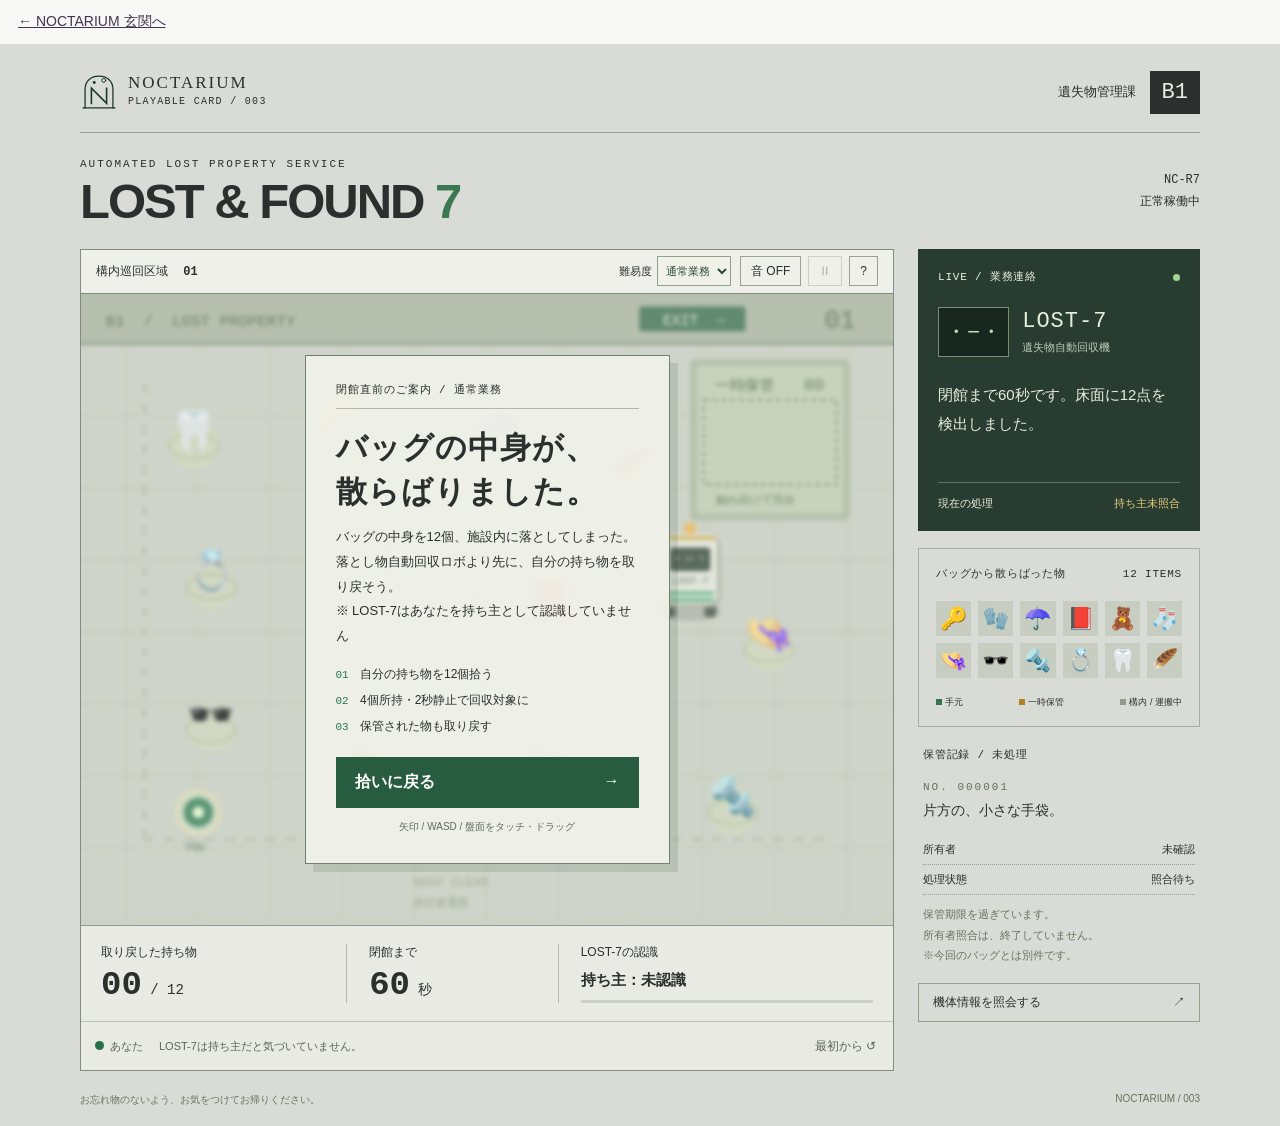
<file: lost-7.html>
<!doctype html>
<html lang="ja"><head><meta charset="UTF-8"><meta name="viewport" content="width=device-width, initial-scale=1, viewport-fit=cover"><meta name="theme-color" content="#d9dbd6"><title>LOST & FOUND 7｜NOCTARIUM</title><meta name="description" content="閉館直前、バッグから散らばった12個の持ち物を、持ち主と認識しないLOST-7より先に取り戻す60秒の遊戯。"><link rel="icon" href="[data-uri]" type="image/svg+xml"><style>@font-face{font-family:LostEmoji;src:url('[data-uri]') format('truetype');font-display:swap}*{box-sizing:border-box} :root{--ink:#2b302e;--paper:#e9eae4;--line:#a4aaa0;--green:#247149;--yellow:#e8b33a}body{margin:0;background:#d9dbd6;color:var(--ink);font-family:Arial,'Hiragino Kaku Gothic ProN','Yu Gothic',sans-serif;font-size:16px}.shell{max-width:1180px;margin:0 auto;padding:26px 30px 18px}.masthead{display:flex;align-items:center;justify-content:space-between;border-bottom:1px solid #959c92;padding-bottom:18px}.brand{display:flex;align-items:center;gap:10px;font-family:Georgia,serif;letter-spacing:2px;font-size:17px}.brand small{display:block;font:10px/1.8 monospace;letter-spacing:1.3px}.facility{display:flex;align-items:center;gap:14px;font-size:13px}.facility b{background:var(--ink);color:var(--paper);padding:9px 12px;font:22px monospace}.title-row{display:flex;align-items:center;justify-content:space-between;margin:25px 0 23px}.eyebrow{font:11px monospace;letter-spacing:2px;margin:0 0 7px}h1{font-size:clamp(28px,4.1vw,49px);letter-spacing:-2px;line-height:1;margin:0;font-weight:900}h1 em{font-style:normal;color:#397851}.edition{text-align:right;font:12px/1.8 monospace}.layout{display:grid;grid-template-columns:minmax(0,1fr) 282px;gap:24px;align-items:start}.game-panel{border:1px solid #848c80;background:var(--paper);min-width:0}.board-top{height:44px;padding:0 15px;display:flex;align-items:center;justify-content:space-between;font-size:12px;border-bottom:1px solid #848c80;background:#eff0ea}.board-top b{margin-left:12px;font-family:monospace}.tools{display:flex;gap:7px}button{font:inherit;color:inherit;cursor:pointer;border:1px solid #9aa093;background:transparent;border-radius:0;min-height:36px;padding:6px 13px}button:hover{background:#cfd5c9}button:focus-visible,canvas:focus-visible{outline:3px solid #2b875d;outline-offset:3px}button:disabled{opacity:.4;cursor:default}.tools button{height:30px;min-height:30px;font-size:12px;padding:4px 10px}.board{position:relative;aspect-ratio:720/560;overflow:hidden;background:#c9cec3}canvas{display:block;width:100%;height:100%;touch-action:none}.overlay{position:absolute;inset:0;background:#d8ddd44d;display:flex;align-items:center;justify-content:center;padding:14px;backdrop-filter:blur(2px)}[hidden]{display:none!important}.notice{width:365px;max-width:100%;background:#eff0e8f7;border:1px solid #747f72;padding:26px 30px 18px;box-shadow:8px 8px 0 #253c2a20}.notice-index{font:11px monospace;letter-spacing:1px;border-bottom:1px solid #b2b8ab;padding-bottom:11px;display:block}h2{font-size:31px;line-height:1.4;letter-spacing:1px;margin:17px 0 12px}.notice p{font-size:13px;line-height:1.9;margin:10px 0}.rules{display:grid;gap:9px;font-size:12px;margin:17px 0 22px}.rules b{font:11px monospace;color:#2a784b;margin-right:8px}.primary{width:100%;border:0;background:#285c40;color:white;font-size:16px;font-weight:700;display:flex;justify-content:space-between;padding:15px 19px;min-height:48px}.primary:hover{background:#164c30}.notice .micro{font-size:10px;color:#61695f;text-align:center;line-height:1.7}.hud{display:grid;grid-template-columns:1fr .85fr 1.4fr;padding:18px 20px;border-top:1px solid #929c8c;gap:20px}.hud>div+div{border-left:1px solid #b4bcaf;padding-left:22px}.hud span{display:block;font-size:12px;margin-bottom:7px}.hud strong{display:block;font-size:34px;font-family:monospace;line-height:1}.hud small{font:14px monospace;font-weight:normal}.hud .status-block strong{font:700 15px/1.6 sans-serif;white-space:nowrap}.idle-track{height:3px;background:#ccd1c5;margin-top:8px;width:100%}.idle-track i{display:block;width:0;height:100%;background:#b77d1e}.under-board{border-top:1px solid #bcc3b5;display:flex;align-items:center;gap:16px;padding:9px 14px;font-size:11px;color:#5b6558}.visitor-dot{display:inline-block;width:9px;height:9px;background:#247149;border-radius:50%;margin-right:6px}.under-board button{margin-left:auto;border:0;font-size:12px;min-height:30px;padding:3px}.sidebar{display:grid;gap:17px}.section-label{font:11px/1.5 monospace;letter-spacing:.8px;display:flex;justify-content:space-between}.dispatch{background:#293c32;color:#e8eedd;padding:20px}.signal{width:7px;height:7px;background:#a0d791;border-radius:50%;align-self:center}.machine-id{display:flex;align-items:center;gap:13px;padding:22px 0 16px}.machine-face{font:22px monospace;border:1px solid #788d72;padding:9px 6px;background:#18271f;color:#c2dcad}.machine-id>span:last-child{font:22px monospace;letter-spacing:1px}.machine-id small{display:block;font:11px sans-serif;margin-top:6px;color:#bdcaba;letter-spacing:0}.dispatch p{font-size:15px;line-height:1.9;min-height:85px;margin:8px 0 16px}.dispatch-foot{border-top:1px solid #627361;padding-top:13px;display:flex;justify-content:space-between;font-size:11px}.dispatch-foot b{font-weight:normal;color:#e5cc7b}.inventory{border:1px solid #a5ae9f;padding:17px}.item-grid{display:grid;grid-template-columns:repeat(6,1fr);gap:7px;margin:18px 0}.item-slot{font:22px LostEmoji,sans-serif;text-align:center;aspect-ratio:1;display:grid;place-items:center;background:#c8cdc1;position:relative}.item-slot[data-where=bag]{background:#ecf4e3;box-shadow:inset 0 -3px #32754a}.item-slot[data-where=storage]{background:#e7dcb8;box-shadow:inset 0 -3px #b38121}.item-slot[data-where=cargo]{outline:1px dashed #b38121}.legend{display:flex;justify-content:space-between;font-size:9px}.key-dot{display:inline-block;width:6px;height:6px;margin-right:3px}.key-dot.bag{background:#32754a}.key-dot.storage{background:#b38121}.key-dot.floor{background:#92998d}.storage-record{padding:3px 5px 0}.record-number{font:11px monospace;letter-spacing:2px;margin:17px 0 9px;color:#64705f}.storage-record p{font-size:14px;margin:9px 0 15px}.storage-record dl{margin:0}.storage-record dl div{display:flex;justify-content:space-between;border-bottom:1px dotted #98a18f;font-size:11px;padding:7px 0}.storage-record dd{margin:0}.storage-record .record-note{font-size:11px;line-height:1.9;color:#68735f;margin-bottom:0}.profile-button{font-size:12px;display:flex;justify-content:space-between;padding:10px 14px;border-color:#94a08b}footer{font-size:10px;color:#68735f;display:flex;justify-content:space-between;padding:22px 0 0;gap:12px}.toast{position:absolute;bottom:15px;left:50%;transform:translate(-50%,10px);max-width:94%;padding:8px 12px;color:#eef4e5;background:#273e32ed;font-size:12px;line-height:1.6;opacity:0;transition:opacity .18s,transform .18s;pointer-events:none;white-space:nowrap}.toast.show{opacity:1;transform:translate(-50%,0)}dialog{max-width:490px;width:calc(100% - 36px);max-height:85dvh;background:#edf0e6;color:#28372b;border:1px solid #7f8e77;padding:30px;line-height:1.9}dialog::backdrop{background:#172719aa}dialog h2{font-size:23px}dialog h3{font-size:16px;margin:22px 0 8px}dialog p,dialog li{font-size:14px}dialog ul{padding-left:20px}dialog #close-info{float:right;padding:0 12px}dialog a{color:#236444}body.night .time-block{color:#937023}@media(max-width:900px){.shell{padding:18px}.layout{grid-template-columns:minmax(0,1fr) 235px;gap:16px}.dispatch{padding:16px}.inventory{padding:12px}.item-grid{grid-template-columns:repeat(4,1fr)}.hud{padding:15px 12px;gap:10px}.hud>div+div{padding-left:12px}.hud .status-block strong{font-size:13px}}@media(max-width:680px){.shell{padding:12px 12px 20px}.masthead{padding-bottom:12px}.brand{font-size:14px}.brand img{width:31px;height:31px}.brand small{font-size:9px}.facility{font-size:10px;gap:7px}.facility b{font-size:17px;padding:7px}.title-row{margin:18px 0 15px}.eyebrow{font-size:9px;letter-spacing:1px}h1{font-size:31px;letter-spacing:-1.5px}.edition{font-size:10px}.layout{display:flex;flex-direction:column;gap:14px}.game-panel{width:100%}.board-top{height:39px;padding:0 10px}.board{aspect-ratio:720/610}.hud{padding:13px 12px;grid-template-columns:1fr .85fr 1.3fr;gap:8px}.hud strong{font-size:28px}.hud span{font-size:10px}.hud .status-block strong{font-size:12px}.hud>div+div{padding-left:10px}.under-board{gap:8px;font-size:10px;padding:6px 10px}.under-board button{font-size:10px}.notice{padding:16px 20px 12px;width:295px}.notice-index{font-size:9px;padding-bottom:7px}.notice h2{font-size:25px;line-height:1.3;margin:12px 0 8px}.notice p{font-size:11px;margin:7px 0;line-height:1.7}.rules{font-size:10px;gap:6px;margin:11px 0 14px}.primary{min-height:42px;font-size:14px;padding:11px 15px}.notice .micro{font-size:9px}.sidebar{width:100%;display:grid;grid-template-columns:1fr 1fr;gap:12px}.dispatch{grid-column:1/-1;padding:14px 17px;display:grid;grid-template-columns:1fr 2fr;gap:0 12px}.dispatch>.section-label{grid-column:1/-1}.machine-id{padding:12px 0;gap:8px}.machine-face{font-size:17px;padding:7px 3px}.machine-id>span:last-child{font-size:16px}.machine-id small{font-size:9px}.dispatch p{min-height:0;font-size:12px;margin:13px 0}.dispatch-foot{grid-column:1/-1;padding-top:8px}.inventory{grid-column:1/-1}.item-grid{grid-template-columns:repeat(12,1fr);margin:12px 0;gap:4px}.item-slot{font-size:20px}.legend{justify-content:flex-start;gap:18px;font-size:10px}.storage-record{grid-column:1/-1;padding:10px}.storage-record dl{max-width:300px}.profile-button{grid-column:1/-1}footer{font-size:9px;line-height:1.8}.toast{font-size:10px;white-space:normal;width:max-content;text-align:center}.section-label{font-size:10px}}@media(prefers-reduced-motion:reduce){*{scroll-behavior:auto!important;transition:none!important}}

.machine-face{white-space:nowrap;flex-shrink:0}.machine-id>span:last-child{white-space:nowrap}.machine-id small{white-space:normal}@media(max-width:680px){.dispatch{grid-template-columns:145px minmax(0,1fr)}.dispatch p{font-size:12px}.machine-id small{font-size:9px}}
@media(max-width:380px){.item-grid{grid-template-columns:repeat(6,minmax(0,1fr));gap:6px}.item-slot{font-size:23px}.dispatch{grid-template-columns:128px minmax(0,1fr);padding:12px}.machine-id{gap:6px}.machine-id>span:last-child{font-size:14px}.machine-face{font-size:15px}.hud .status-block strong{font-size:11px}.under-board{gap:6px}h1{font-size:27px}.edition{font-size:9px}.notice{padding:12px 16px}.notice h2{font-size:22px}.rules{margin:8px 0 10px;gap:5px}}

/* Keep live announcements next to the board on desktop, first on mobile. */
.layout{grid-template-rows:auto 1fr;row-gap:17px}.game-panel{grid-column:1;grid-row:1 / span 2}.dispatch{grid-column:2;grid-row:1}.sidebar{grid-column:2;grid-row:2}
.robot-bubble{position:absolute;z-index:2;pointer-events:none;max-width:calc(100% - 16px);padding:6px 10px;background:#f0f4e8eb;color:#234c34;border:1px solid #73896e;box-shadow:0 2px 5px #142b2220;font-size:14px;font-weight:700;line-height:1.45;white-space:nowrap;transform:translate(-50%,-100%)}
.robot-bubble::after{content:'';position:absolute;left:calc(50% - 4px);bottom:-5px;width:8px;height:8px;background:#f0f4e8;transform:rotate(45deg);border-right:1px solid #73896e;border-bottom:1px solid #73896e}.robot-bubble.below{transform:translate(-50%,0)}.robot-bubble.below::after{top:-5px;bottom:auto;transform:rotate(225deg)}
body.night .robot-bubble{background:#e7efddeb;color:#203e2c}.robot-bubble[data-kind=turn]{font-size:13px;color:#6c5218;background:#f3ecd9eb;border-color:#b59b5b}
.notice{max-height:calc(100% - 12px);overflow:auto}.notice:has(#start-rules[hidden]) h2{font-size:26px;line-height:1.45}
@media(max-width:680px){.layout{gap:10px}.dispatch{width:100%;order:0;grid-template-columns:98px minmax(0,1fr);gap:0 12px;padding:10px 13px}.game-panel{order:1}.sidebar{order:2}.dispatch>.section-label{font-size:10px}.machine-id{gap:0;padding:8px 0}.machine-id>span:last-child{font-size:14px}.machine-id small{display:none}.machine-face{display:none}.dispatch p{font-size:13px;line-height:1.65;margin:7px 0;min-height:43px}.dispatch-foot{padding-top:5px;font-size:10px}.dispatch-foot b{font-size:11px}.title-row{margin:12px 0}.board{aspect-ratio:720/560}.robot-bubble{font-size:13px;padding:5px 8px}.robot-bubble[data-kind=turn]{font-size:12px}.notice:has(#start-rules[hidden]) h2{font-size:22px}.item-grid{grid-template-columns:repeat(6,minmax(0,1fr))}.item-slot{aspect-ratio:auto;min-height:28px;font-size:22px}}
@media(max-width:380px){.dispatch{grid-template-columns:78px minmax(0,1fr);padding:8px 10px}.dispatch p{font-size:12px}.notice:has(#start-rules[hidden]) h2{font-size:19px}.notice-index{font-size:8px}.notice .micro{font-size:8px}.rules{font-size:9px}.notice h2{margin:8px 0}.notice p{font-size:10px}.primary{min-height:36px;padding:8px 12px}}

.difficulty-control{display:flex;align-items:center;gap:5px;font-size:11px;margin-left:auto;margin-right:9px}.difficulty-control select{font:inherit;color:#2b4936;border:1px solid #93a18b;background:#f0f2e9;padding:5px 4px;min-height:30px;max-width:110px}.difficulty-control select:focus-visible{outline:2px solid #247149;outline-offset:2px}
@media(max-width:900px) and (min-width:681px){.board-top{height:auto;min-height:44px;flex-wrap:wrap;gap:6px;padding-top:6px;padding-bottom:6px}.difficulty-control{margin-left:0}}
@media(max-width:680px){.board-top{height:auto;min-height:42px;gap:5px;flex-wrap:wrap;padding-top:5px;padding-bottom:5px}.board-top>span{font-size:10px}.board-top b{margin-left:4px}.difficulty-control{font-size:10px;margin-right:0;gap:3px}.difficulty-control>span{display:none}.difficulty-control select{max-width:87px;padding:4px 2px}.tools{gap:4px}.tools button{padding:4px 8px}}

.hud strong{white-space:nowrap}
#overlay-copy{white-space:pre-line}
@media(max-width:680px){.board{aspect-ratio:720/620}.notice:has(#start-rules:not([hidden])){padding:12px 16px}.notice:has(#start-rules:not([hidden])) .notice-index,.notice:has(#start-rules:not([hidden])) #overlay-foot{display:none}.notice:has(#start-rules:not([hidden])) h2{font-size:23px;line-height:1.3;margin:8px 0}.notice:has(#start-rules:not([hidden])) p{font-size:10px;line-height:1.6;margin:8px 0}.notice:has(#start-rules:not([hidden])) .rules{gap:5px;margin:10px 0}.notice:has(#start-rules:not([hidden])) .primary{min-height:36px;padding:8px 12px}}
@media(max-width:380px){.notice:has(#start-rules:not([hidden])) h2{font-size:20px}}
@media(max-width:380px){.notice:has(#start-rules:not([hidden])){padding:8px 12px}.notice:has(#start-rules:not([hidden])) h2{font-size:20px;line-height:1.2;margin:4px 0}.notice:has(#start-rules:not([hidden])) p{line-height:1.5;margin:5px 0}.notice:has(#start-rules:not([hidden])) .rules{line-height:1.4;gap:3px;margin:6px 0}.notice:has(#start-rules:not([hidden])) .primary{min-height:34px;padding:7px 12px}}
</style></head>
<body><div style="padding:10px 18px;background:#f8f8f6;color:#44334e;border-bottom:1px solid #d9d7db;font:14px/1.7 sans-serif"><a class="entrance-back" href="index.html#works" style="color:inherit">← NOCTARIUM 玄関へ</a></div><main class="shell">
<header class="masthead"><div class="brand"><img src="[data-uri]" alt="NOCTARIUM 双月門N" width="38" height="38"><span>NOCTARIUM<small>PLAYABLE CARD / 003</small></span></div><div class="facility">遺失物管理課 <b>B1</b></div></header>
<div class="title-row"><div><p class="eyebrow">AUTOMATED LOST PROPERTY SERVICE</p><h1>LOST &amp; FOUND <em>7</em></h1></div><span class="edition">NC-R7<br>正常稼働中</span></div>
<div class="layout"><section class="dispatch"><div class="section-label">LIVE / 業務連絡 <span class="signal"></span></div><div class="machine-id"><span class="machine-face">・−・</span><span>LOST-7<small>遺失物自動回収機</small></span></div><p id="announcement" aria-live="polite">閉館まで60秒です。<br>床面に12点を検出しました。</p><div class="dispatch-foot"><span>現在の処理</span><b id="robot-status">持ち主未照合</b></div></section><section class="game-panel" aria-label="バッグの持ち物回収ゲーム">
<div class="board-top"><span>構内巡回区域 <b>01</b></span><label class="difficulty-control"><span>難易度</span><select id="difficulty" aria-label="難易度"><option value="normal">通常業務</option><option value="hard">超難しい</option></select></label><div class="tools"><button id="sound" aria-pressed="false">音 OFF</button><button id="pause" disabled aria-label="一時停止">Ⅱ</button><button id="help" aria-label="遊び方">?</button></div></div>
<div class="board" id="board"><canvas id="game" width="1080" height="840" tabindex="0" aria-label="矢印キー、WASD、またはタッチでプレイヤーを動かし、バッグから散らばった12個の持ち物を集めます。"></canvas>
<div class="overlay" id="overlay"><div class="notice"><span class="notice-index" id="overlay-label">閉館直前のご案内 / 001</span><h2 id="overlay-title">バッグの中身が、<br>散らばりました。</h2><p id="overlay-copy">バッグの中身を12個、施設内に落としてしまった。<br>落とし物自動回収ロボより先に、自分の持ち物を取り戻そう。<br>※ LOST-7はあなたを持ち主として認識していません</p><div id="start-rules" class="rules"><span><b>01</b> 自分の持ち物を12個拾う</span><span><b>02</b> 4個所持・2秒静止で回収対象に</span><span><b>03</b> 保管された物も取り戻す</span></div><button class="primary" id="main-action">拾いに戻る <span>→</span></button><p class="micro" id="overlay-foot">矢印 / WASD / 盤面をタッチ・ドラッグ</p></div></div>
<div id="robot-bubble" class="robot-bubble" hidden></div>
<div class="toast" id="toast" role="status"></div></div>
<div class="hud"><div><span>取り戻した持ち物</span><strong><b id="score">00</b><small> / 12</small></strong></div><div class="time-block"><span id="time-label">閉館まで</span><strong><b id="time">60</b><small> 秒</small></strong></div><div class="status-block"><span>LOST-7の認識</span><strong id="classification">持ち主：未認識</strong><div class="idle-track"><i id="idle-meter"></i></div></div></div>
<div class="under-board"><span><i class="visitor-dot"></i>あなた</span><span>LOST-7は持ち主だと気づいていません。</span><button id="restart">最初から ↺</button></div>
</section>
<aside class="sidebar">
<section class="inventory"><div class="section-label">バッグから散らばった物 <span>12 ITEMS</span></div><div id="inventory" class="item-grid"></div><div class="legend"><span><i class="key-dot bag"></i>手元</span><span><i class="key-dot storage"></i>一時保管</span><span><i class="key-dot floor"></i>構内 / 運搬中</span></div></section>
<section class="storage-record"><span class="section-label">保管記録 / 未処理</span><div class="record-number">NO. 000001</div><p>片方の、小さな手袋。</p><dl><div><dt>所有者</dt><dd>未確認</dd></div><div><dt>処理状態</dt><dd>照合待ち</dd></div></dl><p class="record-note">保管期限を過ぎています。<br>所有者照合は、終了していません。<br>※今回のバッグとは別件です。</p></section>
<button class="profile-button" id="profile">機体情報を照会する <span>↗</span></button></aside></div>
<footer><span>お忘れ物のないよう、お気をつけてお帰りください。</span><span>NOCTARIUM / 003</span></footer></main>
<dialog id="info"><button id="close-info" aria-label="閉じる">×</button><div id="info-content"></div></dialog>
<script>/* LOST-7. Shared 60-second / twelve-item collection conventions adapted from
 * NOCTARIUM rose-and-sugar. Pure deterministic rules; no DOM or timers. */
(function(root){
'use strict';
const clamp=(v,a,b)=>Math.max(a,Math.min(b,v));
const dist=(a,b)=>Math.hypot(a.x-b.x,a.y-b.y);
const ICONS=['🔑','🧤','☂️','📕','🧸','🧦','👒','🕶️','🔩','💍','🦷','🪶'];
const NAMES=['鍵','手袋','傘','本','ぬいぐるみ','片方の靴下','帽子','サングラス','ネジ','指輪','歯','羽根'];
class LostGame{
 constructor(random=Math.random,difficulty='normal'){
  this.difficulty=difficulty==='hard'?'hard':'normal';this.hard=this.difficulty==='hard';this.storageDelay=this.hard?.8:.12;
  this.W=720;this.H=560;this.state='ready';this.time=60;this.elapsed=0;this.hits=0;this.idle=0;this.ownershipCheck=0;this.safe=1.6;this.rest=0;this.turn=0;this.cooldown=0;this.dark=false;this.events=[];this.mode='patrol';this.player={x:104,y:460};this.robot={x:540,y:252,axis:'x',sign:-1};this.depot={x:610,y:112};this.bag=[];this.cargo=null;this.target=null;this.flash=0;this.storageProgress=0;this.closingIn=null;this.recoveries=0;
  const positions=[[100,125],[230,105],[370,125],[485,160],[116,250],[270,232],[418,275],[610,305],[115,377],[250,427],[413,420],[578,450]];
  const order=Array.from({length:12},(_,i)=>i);for(let i=11;i>0;i--){const j=Math.floor(random()*(i+1));[order[i],order[j]]=[order[j],order[i]];}
  this.items=positions.map(([x,y],i)=>({id:order[i],x,y,where:'floor'}));
 }
 emit(type,data={}){this.events.push({type,...data});}
 start(){if(this.state==='ready'){this.state='playing';this.emit('start');}}
 pause(){if(this.state==='playing')this.state='paused';}
 resume(){if(this.state==='paused')this.state='playing';}
 get score(){return this.bag.length;}
 get stored(){return this.items.filter(i=>i.where==='storage');}
 move(p,x,y,speed,dt){let dx=x-p.x,dy=y-p.y,d=Math.hypot(dx,dy);if(d<.001)return;let k=Math.min(d,speed*dt)/d;p.x=clamp(p.x+dx*k,34,686);p.y=clamp(p.y+dy*k,65,517);}
 collect(item,source){item.where='bag';this.bag.push(item.id);this.emit('collect',{id:item.id,source});if(source==='storage'){this.ownershipCheck=5;this.recoveries++;this.emit('ownershipCheck');}if(this.score>=8&&this.closingIn===null){this.closingIn=6;this.emit('closing');}if(this.score===12)this.finish(true);}
 drive(target,speed,dt){
  const r=this.robot;if(this.turn>0){this.turn=Math.max(0,this.turn-dt);return;}
  let dx=target.x-r.x,dy=target.y-r.y;
  // Keep an axis until aligned; each quarter-turn/reversal has a visible stop.
  let axis=r.axis;if(Math.abs(axis==='x'?dx:dy)<3)axis=axis==='x'?'y':'x';
  const delta=axis==='x'?dx:dy;if(Math.abs(delta)<2)return;
  let sign=Math.sign(delta);
  if(axis!==r.axis||sign!==r.sign){r.axis=axis;r.sign=sign;this.turn=this.score>=8?.26:.34;return;}
  const step=Math.min(Math.abs(delta),speed*dt);r[axis]+=sign*step;
 }
 step(dt,input={}){
  if(this.state!=='playing')return;dt=clamp(dt,0,.05);this.time=Math.max(0,this.time-dt);this.elapsed+=dt;
  for(const key of ['safe','rest','ownershipCheck','cooldown','flash'])this[key]=Math.max(0,this[key]-dt);
  const p=this.player,r=this.robot,old={...p};
  if(input.x||input.y)this.move(p,p.x+(input.x||0)*100,p.y+(input.y||0)*100,235,dt);
  else if(input.target)this.move(p,input.target.x,input.target.y,235,dt);
  const idleBefore=this.idle;this.idle=dist(p,old)>.06?0:this.idle+dt;
  if(this.idle>=2&&idleBefore<2&&this.score<4&&this.ownershipCheck<=0)this.emit('idle');
  if(this.closingIn!==null)this.closingIn=Math.max(0,this.closingIn-dt);
  if((this.time<=20||this.closingIn===0)&&!this.dark){this.dark=true;this.emit('dark');}
  for(const item of this.items)if(item.where==='floor'&&dist(p,item)<28)this.collect(item,'floor');
  if(this.state!=='playing')return;
  if(dist(p,this.depot)<45&&this.stored.length){
   this.storageProgress+=dt;
   if(this.storageProgress>=this.storageDelay){this.storageProgress=0;this.collect(this.stored[0],'storage');}
  }else this.storageProgress=0;
  if(this.state!=='playing')return;
  const previous=this.mode;
  this.mode=this.cargo!==null?'delivery':this.ownershipCheck>0?'retrieval':this.score>=4?'loaded':this.idle>=2?'stationary':'patrol';
  if(this.mode!==previous&&(this.mode==='loaded'||this.mode==='retrieval'))this.emit('priority',{mode:this.mode});
  let aim;
  if(this.cargo!==null)aim=this.depot;
  else if(['retrieval','loaded','stationary'].includes(this.mode))aim=p;
  else{
   const floor=this.items.filter(i=>i.where==='floor');
   aim=floor.sort((a,b)=>dist(r,a)-dist(r,b))[0]||{x:360,y:280};
  }
  this.target={x:aim.x,y:aim.y};
  if(this.rest<=0)this.drive(aim,this.mode==='patrol'||this.mode==='delivery'?(this.hard?170:150):(this.hard?218+this.score*10+(this.ownershipCheck>0?18:0):190+this.score*8),dt);
  if(this.cargo!==null&&dist(r,this.depot)<12){const item=this.items.find(i=>i.id===this.cargo);item.where='storage';this.cargo=null;this.rest=.55;this.emit('deposit',{id:item.id});}
  if(this.cargo===null&&this.mode==='patrol'){
   const item=this.items.find(i=>i.where==='floor'&&dist(r,i)<26);
   if(item){item.where='cargo';this.cargo=item.id;this.rest=.55;this.flash=.45;this.emit('robotCollect',{id:item.id});}
  }
  if(dist(p,r)<40&&this.safe<=0){
   const id=this.bag.pop();if(id!==undefined){this.items.find(i=>i.id===id).where='storage';}
   this.hits++;this.safe=2;this.rest=this.hard?.85:1.05;this.flash=.4;this.storageProgress=0;
   const dx=p.x-r.x,dy=p.y-r.y,len=Math.hypot(dx,dy),push=this.hard?62:40;
   this.move(p,p.x+(len>1?dx/len:0)*push,p.y+(len>1?dy/len:1)*push,1240,.05);
   this.emit('hit',{id});
  }
  if(this.time<=0)this.finish(false);
 }
 ending(){
  if(this.state==='won'){
   if(this.hits>=4)return {id:'busy',title:'取り戻しては、回収されました。',copy:'バッグの中身、十二点を確認。回収と再取得が繰り返されました。所有者情報は、まだ未照合です。'};
   if(!this.dark&&this.elapsed<30)return {id:'fast',title:'閉館より早く、バッグの中身が揃いました。',copy:'十二点すべてを確認。閉館まで時間が残っております。照明は、まだ落としません。'};
   if(this.dark)return {id:'night',title:'消灯後に、バッグの中身が揃いました。',copy:'十二点すべてを確認。照明設備は停止中です。足元と、お手元の持ち物にご注意ください。'};
   return {id:'complete',title:'バッグの中身を、すべて取り戻しました。',copy:'十二点すべてを確認。所有者情報は未照合のままです。お忘れ物のないよう、お気をつけてお帰りください。'};
  }
  if(this.score===0)return {id:'visitor',title:'閉館しました。お持ち帰りは、0点です。',copy:'バッグの中身十二点は、構内または一時保管庫に残っています。所有者のお申し出をお待ちしております。'};
  if(this.score>=9)return {id:'almost',title:'あと少しで、バッグの中身が揃いました。',copy:`お手元の持ち物、${this.score}点を確認しました。残りは構内または一時保管庫にあります。次回のご来館時にお申し出ください。`};
  return {id:'stored',title:'閉館時刻になりました。',copy:'バッグの中身は、まだ揃っていません。残った物品の所有者照合を継続します。'};
 }
 finish(won){if(this.state!=='playing')return;this.state=won?'won':'lost';this.emit('finish',{won});}
 snapshot(){return{difficulty:this.difficulty,state:this.state,time:this.time,score:this.score,hits:this.hits,mode:this.mode,idle:this.idle,stored:this.stored.map(i=>i.id),cargo:this.cargo,player:{...this.player},robot:{...this.robot},dark:this.dark,closingIn:this.closingIn,storageProgress:this.storageProgress,ending:['won','lost'].includes(this.state)?this.ending():null,items:this.items.map(i=>({...i}))};}
}
LostGame.ICONS=ICONS;LostGame.NAMES=NAMES;
if(typeof module!=='undefined'&&module.exports)module.exports=LostGame;else root.LostGame=LostGame;
})(typeof window==='undefined'?globalThis:window);
</script><script>'use strict';
const $=id=>document.getElementById(id),canvas=$('game'),ctx=canvas.getContext('2d'),ICONS=LostGame.ICONS,NAMES=LostGame.NAMES;
let game=new LostGame(),keys=new Set(),target=null,drag=false,last=0,clock=0,night=0,toastUntil=0,sound=false,audioContext,action='start',lastInventory='',dialogPlaying=false;
let bubbleText='',bubbleUntil=0,bubblePriority=0;
const reduced=matchMedia('(prefers-reduced-motion: reduce)').matches;
const STATUS={patrol:'床面巡回',delivery:'保管庫へ運搬',stationary:'静止物を確認',loaded:'所有情報を照合',retrieval:'保管物を再照合'};
function speak(text){$('announcement').textContent=text;}
function bubble(text,priority=1,duration=2.2){if(game.elapsed<bubbleUntil&&priority<bubblePriority)return;bubbleText=text;bubblePriority=priority;bubbleUntil=game.elapsed+duration;}
function updateBubble(){
 const el=$('robot-bubble');if(game.state!=='playing'){el.hidden=true;return;}
 const talking=game.elapsed<bubbleUntil;const message=talking?bubbleText:game.turn>0?'回頭中':'';
 if(!message){el.hidden=true;return;}el.hidden=false;el.textContent=message;el.dataset.kind=talking?'speech':'turn';
 const board=$('board'),w=board.clientWidth,h=board.clientHeight,x=game.robot.x/720*w,y=game.robot.y/560*h;
 const gap=53/560*h,below=y-gap<el.offsetHeight+12;el.classList.toggle('below',below);
 const half=el.offsetWidth/2;el.style.left=Math.max(half+8,Math.min(w-half-8,x))+'px';el.style.top=(below?Math.min(h-el.offsetHeight-10,y+gap):y-gap)+'px';
}
function toast(text){$('toast').textContent=text;$('toast').classList.add('show');toastUntil=clock+2.7;}
function tone(freq=540,duration=.08){if(!sound)return;try{audioContext??=new (window.AudioContext||window.webkitAudioContext)();audioContext.resume();const o=audioContext.createOscillator(),g=audioContext.createGain();o.type='sine';o.frequency.value=freq;g.gain.setValueAtTime(.025,audioContext.currentTime);g.gain.exponentialRampToValueAtTime(.001,audioContext.currentTime+duration);o.connect(g);g.connect(audioContext.destination);o.start();o.stop(audioContext.currentTime+duration);}catch{}}
function resetInput(){keys.clear();target=null;drag=false;}
function showOverlay(label,title,copy,button,next,foot){$('robot-bubble').hidden=true;$('overlay-label').textContent=label;$('overlay-title').innerHTML=title;$('overlay-copy').textContent=copy;$('main-action').innerHTML=button+' <span>→</span>';$('overlay-foot').textContent=foot;$('start-rules').hidden=next!=='start';$('overlay').hidden=false;document.querySelector('.notice').scrollTop=0;action=next;}
function start(){game=new LostGame(Math.random,$('difficulty').value);game.start();bubbleText='';bubbleUntil=0;bubblePriority=0;resetInput();night=0;$('overlay').hidden=true;$('pause').disabled=false;$('pause').textContent='Ⅱ';$('pause').setAttribute('aria-label','一時停止');$('toast').classList.remove('show');canvas.focus({preventScroll:true});tone();}
function pause(){if(game.state!=='playing')return;game.pause();resetInput();showOverlay('業務一時停止','その場で、お待ちください。','時計もLOST-7も停止しています。静止判定は進みません。','巡回を再開する','resume','Esc / P でも再開できます。');$('pause').textContent='▷';$('pause').setAttribute('aria-label','再開');}
function resume(){if(game.state!=='paused')return;game.resume();resetInput();$('overlay').hidden=true;$('pause').textContent='Ⅱ';$('pause').setAttribute('aria-label','一時停止');canvas.focus({preventScroll:true});}
function ready(){game=new LostGame(Math.random,$('difficulty').value);bubbleText='';bubbleUntil=0;bubblePriority=0;night=0;resetInput();$('pause').disabled=true;$('toast').classList.remove('show');showOverlay('閉館直前のご案内 / '+(game.hard?'超難しい':'通常業務'),'バッグの中身が、<br>散らばりました。','バッグの中身を12個、施設内に落としてしまった。\n落とし物自動回収ロボより先に、自分の持ち物を取り戻そう。\n※ LOST-7はあなたを持ち主として認識していません','拾いに戻る','start','矢印 / WASD / 盤面をタッチ・ドラッグ');speak('閉館まで60秒です。床面に12点を検出しました。');}
function finish(won){resetInput();$('pause').disabled=true;const ending=game.ending();showOverlay('閉館記録 / '+(game.hard?'超難しい':'通常業務')+' / '+(won?'持ち物回収完了':'閉館'),ending.title,ending.copy,'もう一度拾う','restart',`手元 ${game.score} / 12点 · LOST-7接触 ${game.hits}回 · ${won?'所要 '+game.elapsed.toFixed(1)+'秒':'制限時間 60秒'}`);speak(ending.copy);tone(won?660:330,.22);}
function events(){for(const e of game.events.splice(0)){
 if(e.type==='start'){speak('閉館前の巡回を開始します。床面の物品を自動回収します。');bubble('巡回を開始します。');}
 if(e.type==='collect'){tone(600+game.score*22,.055);if(e.source==='floor')toast(`${NAMES[e.id]}を取り戻しました。 ${game.score} / 12`);}
 if(e.type==='robotCollect'){speak('床面に物品を確認しました。回収します。');bubble('回収しました。',2);}
 if(e.type==='deposit'){toast(`${NAMES[e.id]}を一時保管しました。右上で取り戻せます。`);bubble('保管しました。',2);}
 if(e.type==='idle'){bubble('静止物を検出。',2);speak('静止する物体を検出しました。所有者情報を確認できません。');toast('静止物を検出。移動すると判定を解除できます。');}
 if(e.type==='priority'&&e.mode==='loaded'){bubble('所有者未確認。',2);speak('複数の物品を所持する移動体を確認しました。所有情報を照合します。');toast('4点以上を持ったため、LOST-7が照合に向かっています。');}
 if(e.type==='ownershipCheck'){bubble('所有照合中。',3);speak('保管物の移動を検出しました。所有情報を再照合します。');toast('自分の持ち物を取り戻しました。再照合中 / 5秒');}
 if(e.type==='hit'){bubble(e.id===undefined?'通路を空けてください。':'再回収しました。',4,2.5);speak(e.id===undefined?'移動する物体を確認しました。通路の確保にご協力ください。':'所有情報を確認できません。物品を一時保管します。');toast(e.id===undefined?'LOST-7と接触。2秒間は再回収されません。':`${NAMES[e.id]}をもう一度回収されました。右上の保管庫へ。`);tone(250,.13);}
 if(e.type==='closing'){bubble('閉館準備に入ります。',3,2.5);speak('十二点中八点の移動を確認しました。6秒後に照明を落とします。');toast('持ち物を8点取り戻した。6秒後に消灯します。');}
 if(e.type==='dark'){bubble('照明を落とします。',4,2.5);speak('照明を落とします。足元にご注意ください。');toast('照明停止。持ち物の光を目印に。');}
 if(e.type==='finish')finish(e.won);
}}
function hud(){
 $('score').textContent=String(game.score).padStart(2,'0');$('time').textContent=String(Math.ceil(game.time)).padStart(2,'0');$('time-label').textContent=game.dark?'消灯 / 閉館まで':game.closingIn!==null?'消灯まで '+Math.ceil(game.closingIn)+'秒':'閉館まで';
 $('classification').textContent=game.state==='ready'?'持ち主：未認識':game.state==='won'?'12点所持・未照合':game.ownershipCheck>0?'保管物を移動中':game.score>=4?'所有者未確認':game.idle>=2?'落とし物候補':'移動中の来訪者';
 $('idle-meter').style.width=Math.min(game.idle/2,1)*100+'%';$('robot-status').textContent=game.state==='ready'?'持ち主未照合':game.state==='paused'?'一時停止':game.state==='won'||game.state==='lost'?'業務終了':game.rest>0?'回収処理中':game.turn>0?'回頭待機':STATUS[game.mode];
 document.body.classList.toggle('night',game.dark);
 const inventory=game.items.slice().sort((a,b)=>a.id-b.id).map(i=>i.where).join(',');if(inventory!==lastInventory){lastInventory=inventory;$('inventory').innerHTML=game.items.slice().sort((a,b)=>a.id-b.id).map(i=>`<span class="item-slot" data-where="${i.where}" title="${NAMES[i.id]} / ${{floor:'構内',bag:'あなたの所持品',cargo:'運搬中',storage:'一時保管'}[i.where]}" aria-label="${NAMES[i.id]}：${{floor:'構内',bag:'所持',cargo:'運搬中',storage:'一時保管'}[i.where]}">${ICONS[i.id]}</span>`).join('');}
}
function rect(x,y,w,h,color,r=0){ctx.fillStyle=color;ctx.beginPath();ctx.roundRect(x,y,w,h,r);ctx.fill();}
function line(x,y,x2,y2,color,width=1){ctx.strokeStyle=color;ctx.lineWidth=width;ctx.beginPath();ctx.moveTo(x,y);ctx.lineTo(x2,y2);ctx.stroke();}
function text(s,x,y,size=12,color='#61705b',font='monospace'){ctx.fillStyle=color;ctx.font=`${size}px ${font}`;ctx.fillText(s,x,y);}
function circle(x,y,r,color){ctx.fillStyle=color;ctx.beginPath();ctx.arc(x,y,r,0,Math.PI*2);ctx.fill();}
function emoji(id,x,y,size=25){ctx.fillStyle='#fff';ctx.font=`${size}px LostEmoji`;ctx.textAlign='center';ctx.textBaseline='middle';ctx.fillText(ICONS[id],x,y);ctx.textAlign='left';ctx.textBaseline='alphabetic';}
function drawRobot(x,y,scale=1){
 ctx.save();ctx.translate(x,y);ctx.scale(scale,scale);
 ctx.fillStyle='rgba(15,22,18,.18)';ctx.beginPath();ctx.ellipse(0,29,27,9,0,0,7);ctx.fill();
 rect(-23,18,10,17,'#344338',3);rect(13,18,10,17,'#344338',3);
 rect(-27,-37,54,63,'#a6ac9e',9);rect(-24,-39,48,62,'#e8eae1',7);
 rect(-23,-37,46,3,'#d4a22e',1);rect(-18,-27,36,21,'#263a2d',3);
 text('・−・',-19,-13,14,'#d1e7bb');text('LOST-7',-16,5,9,'#455447');
 rect(-21,12,42,3,'#3aa66b');rect(-21,18,42,3,'#3aa66b');
 ctx.shadowColor='#efb84e';ctx.shadowBlur=night>0?15:4;circle(0,-44,5,game.flash>0?'#fffde3':'#f0b546');ctx.shadowBlur=0;
 if(game.cargo!==null){rect(-13,27,26,22,'#d5c795',3);emoji(game.cargo,0,38,16);}
 const axis=game.robot.axis,sign=game.robot.sign;ctx.strokeStyle='#d3b24f';ctx.lineWidth=2;ctx.beginPath();const ax=axis==='x'?sign*39:0,ay=axis==='y'?sign*48:0;ctx.moveTo(ax+(axis==='x'?-sign*5:-5),ay+(axis==='y'?-sign*5:-5));ctx.lineTo(ax,ay);ctx.lineTo(ax+(axis==='x'?-sign*5:5),ay+(axis==='y'?-sign*5:5));ctx.stroke();ctx.restore();
}
function render(dt){
 const ratio=canvas.width/720;ctx.setTransform(ratio,0,0,ratio,0,0);ctx.clearRect(0,0,720,560);
 night+=(Number(game.dark)-night)*Math.min(1,dt*.75);
 rect(0,0,720,560,'#cbd0c4');
 for(let y=44;y<560;y+=64)line(0,y,720,y,'#b8c0b1');for(let x=40;x<720;x+=64)line(x,44,x,560,'#bcc3b4');
 rect(0,0,720,44,'#a9b3a0');line(0,44,720,44,'#85957c',3);text('B1  /  LOST PROPERTY',22,28,14,'#45563d');
 rect(495,11,94,22,'#306648',2);text('EXIT  →',516,27,13,'#e5eedc');text('01',659,30,23,'#465c40');
 ctx.setLineDash([8,10]);line(56,80,56,484,'#a2b29a',2);line(56,484,668,484,'#a2b29a',2);ctx.setLineDash([]);
 text('KEEP CLEAR',295,525,11,'#8b9c82');text('来訪者通路',294,543,10,'#819577','sans-serif');
 // Central service markings are traversable: no invisible collision geometry.
 ctx.strokeStyle='#afbaa5';ctx.lineWidth=2;ctx.strokeRect(313,225,92,94);text('通路',342,278,14,'#90a382','sans-serif');
 // Storage sits inside the walkable floor. Its contents never disappear.
 rect(540,58,142,143,'#a7b79b',5);rect(546,64,130,131,'#dee5d080',3);
 text('一時保管',562,85,13,'#385436','sans-serif');text(String(game.stored.length).padStart(2,'0'),641,85,15,'#3f6035');
 ctx.setLineDash([4,4]);ctx.strokeStyle='#738969';ctx.strokeRect(552,94,118,75);ctx.setLineDash([]);
 game.stored.slice(0,12).forEach((item,i)=>emoji(item.id,567+(i%4)*28,108+Math.floor(i/4)*23,21));
 text('触れ続けて照合',563,186,10,'#48663b','sans-serif');
 if(night>.005)rect(0,0,720,560,`rgba(8,17,25,${night*.87})`);
 if(night>.1){rect(495,11,94,22,`rgba(44,139,94,${night*.75})`,2);text('EXIT  →',516,27,13,`rgba(206,249,200,${night})`);text('一時保管 '+game.stored.length,561,85,13,`rgba(207,219,161,${night})`,'sans-serif');game.stored.forEach((item,i)=>emoji(item.id,567+(i%4)*28,108+Math.floor(i/4)*23,21));ctx.strokeStyle=`rgba(221,191,84,${night})`;ctx.strokeRect(548,91,125,83);}
 for(const item of game.items){if(item.where!=='floor')continue;const pulse=reduced?0:(Math.sin(clock*1.8+item.id)*.12);ctx.shadowColor='#d4eba2';ctx.shadowBlur=night*20;circle(item.x,item.y+9,22,`rgba(221,238,156,${.2+night*.46+pulse*.2})`);ctx.shadowBlur=0;ctx.strokeStyle=night>.3?'#b0ca75':'#99ae78';ctx.lineWidth=1;ctx.beginPath();ctx.ellipse(item.x,item.y+10,22,11,0,0,7);ctx.stroke();emoji(item.id,item.x,item.y-2,35);}
 if(game.target&&game.state==='playing'&&['loaded','retrieval','stationary'].includes(game.mode)){ctx.setLineDash([3,6]);ctx.strokeStyle=night>.3?'#938056':'#a79964';ctx.lineWidth=1;ctx.beginPath();ctx.moveTo(game.robot.x,game.robot.y);ctx.lineTo(game.robot.axis==='x'?game.target.x:game.robot.x,game.robot.axis==='y'?game.target.y:game.robot.y);ctx.stroke();ctx.setLineDash([]);}
 drawRobot(game.robot.x,game.robot.y);
 if(game.storageProgress>0){rect(552,173,118,5,night>.3?'#3b4938':'#95a586',2);rect(552,173,118*Math.min(1,game.storageProgress/game.storageDelay),5,'#efd27b',2);text('照合中',587,210,14,night>.3?'#e8d897':'#496345','sans-serif');}
 const p=game.player;ctx.shadowColor='#b9f3ad';ctx.shadowBlur=14;circle(p.x,p.y,13,night>.3?'#8bddad':'#2b7950');ctx.shadowBlur=0;circle(p.x,p.y,5,'#e6ffcf');ctx.strokeStyle=game.safe>0?'#f4e5ac':night>.3?'#9ad9ab':'#518a54';ctx.lineWidth=2;ctx.beginPath();ctx.arc(p.x,p.y,19,0,Math.PI*2);ctx.stroke();
 if(game.idle>.2&&game.state==='playing'){ctx.strokeStyle='#e2ae3c';ctx.lineWidth=3;ctx.beginPath();ctx.arc(p.x,p.y,24,-Math.PI/2,-Math.PI/2+Math.min(game.idle/2,1)*Math.PI*2);ctx.stroke();}
 text('YOU',p.x-12,p.y+34,10,night>.3?'#e5efce':'#3c5e3c');
 if(target&&game.state==='playing'&&Math.hypot(target.x-p.x,target.y-p.y)>20){ctx.strokeStyle='#4d966b';ctx.lineWidth=1.5;ctx.beginPath();ctx.arc(target.x,target.y,7,0,7);ctx.stroke();}
}
function point(e){const r=canvas.getBoundingClientRect();return{x:Math.max(34,Math.min(686,(e.clientX-r.left)/r.width*720)),y:Math.max(65,Math.min(517,(e.clientY-r.top)/r.height*560))};}
canvas.addEventListener('pointerdown',e=>{if(game.state!=='playing')return;drag=true;target=point(e);canvas.setPointerCapture(e.pointerId);canvas.focus({preventScroll:true});e.preventDefault();});canvas.addEventListener('pointermove',e=>{if(drag)target=point(e);});canvas.addEventListener('pointerup',()=>drag=false);canvas.addEventListener('pointercancel',()=>{drag=false;target=null;});
const controls=['arrowup','arrowdown','arrowleft','arrowright','w','a','s','d'];window.addEventListener('keydown',e=>{if($('info').open)return;const k=e.key.toLowerCase();if(controls.includes(k)&&game.state==='playing'){e.preventDefault();keys.add(k);target=null;}if(['escape','p'].includes(k)&&!e.repeat){e.preventDefault();game.state==='playing'?pause():resume();}});window.addEventListener('keyup',e=>keys.delete(e.key.toLowerCase()));window.addEventListener('blur',()=>{resetInput();pause();});document.addEventListener('visibilitychange',()=>{if(document.hidden)pause();});
$('difficulty').onchange=()=>ready();
$('main-action').onclick=()=>action==='resume'?resume():start();$('pause').onclick=()=>game.state==='playing'?pause():resume();$('restart').onclick=ready;$('sound').onclick=()=>{sound=!sound;$('sound').textContent='音 '+(sound?'ON':'OFF');$('sound').setAttribute('aria-pressed',sound);tone(660,.1);};
function dialog(html){dialogPlaying=game.state==='playing';if(dialogPlaying)pause();$('info-content').innerHTML=html;$('info').showModal();}function closeDialog(){$('info').close();if(dialogPlaying)resume();} $('close-info').onclick=closeDialog;$('info').addEventListener('cancel',e=>{e.preventDefault();closeDialog();});
$('help').onclick=()=>dialog('<h2>自分の持ち物を取り戻す</h2><p>閉館直前、落としたバッグから12個の持ち物が施設内に散らばりました。緑の小さな光があなたです。矢印キー / WASD、または盤面のタッチ・ドラッグで移動し、60秒以内に全部取り戻してください。</p><h3>通常業務 / 超難しい</h3><p>上部の難易度で切り替えられます。変更すると最初からになります。通常業務は照合が短く、追跡も穏やかです。超難しいモードは強化版の挙動をそのまま残しています。</p><h3>LOST-7の誤認</h3><ul><li>LOST-7は、あなたを12個の持ち主として認識していません。</li><li>2秒動かないと、あなた自身を落とし物候補と判定します。</li><li>4点以上持つと、所有者未確認の物品を運ぶ移動体として照合に向かいます。</li><li>LOST-7は直角に曲がります。回頭前の停止が避ける隙です。</li><li>接触すると持ち物1点が右上の一時保管庫へ。2秒間は再回収されません。</li><li>通常業務は保管庫に触れると0.12秒ごとに取り戻せます。超難しいモードは約0.8秒ずつの照合が必要です。離れるか接触で照合はやり直し。取り戻した後は5秒間、所有情報を再照合されます。</li><li>8点取り戻すと閉館準備が始まり、6秒後に消灯します。残り20秒でも消灯。光る持ち物と保管庫を目印に。</li></ul><p>Esc / P / Ⅱで一時停止。別の画面へ移動しても自動停止します。</p>');
$('profile').onclick=()=>dialog('<p class="eyebrow">NOCTARIUM PLAYABLE CARD / 003</p><h2>遺失物自動回収機<br>LOST & FOUND 7</h2><p>機体識別：LOST-7<br>型式：NC-R7<br>所属：施設内遺失物管理課</p><p>施設内の所有者不明物を検出し、一時保管場所へ搬送します。来訪者への特別な関心はありません。動かないものや、所有情報を照合できない物品を多く持つ移動体は、業務上の理由で回収対象になります。</p><h3>今回の12点：あなたの持ち物<br>LOST-7の認識：所有者未確認</h3><p>バッグから散らばった12点は、すべてあなたの持ち物です。しかしLOST-7の所有者照合には、あなたが登録されていません。</p><h3>保管記録 NO. 000001</h3><p>片方の小さな手袋は、今回のバッグとは別件です。保管期限を過ぎても、当機に廃棄の予定はありません。</p><h3>クレジット</h3><p>NOCTARIUM / まい & Noctis Rex<br>正式ロゴ：双月門N<br>落とし物：Noto Color Emoji（12点のサブセット）<br><a href="[data-uri]" target="_blank" rel="noopener">SIL Open Font License 1.1</a><br>画像生成は使用していません。</p>');
function frame(ts){const dt=Math.min(.05,(ts-last)/1000||0);last=ts;clock+=dt;game.step(dt,{x:Number(keys.has('arrowright')||keys.has('d'))-Number(keys.has('arrowleft')||keys.has('a')),y:Number(keys.has('arrowdown')||keys.has('s'))-Number(keys.has('arrowup')||keys.has('w')),target});events();hud();render(dt);updateBubble();if(clock>toastUntil)$('toast').classList.remove('show');requestAnimationFrame(frame);}
window.lost7={snapshot:()=>game.snapshot()};ready();document.fonts.load('29px LostEmoji').then(()=>render(0));requestAnimationFrame(frame);
</script><script>document.querySelectorAll('.entrance-back').forEach(function(a){a.addEventListener('click',function(e){if(window.parent!==window){e.preventDefault();window.parent.postMessage({type:'noctarium-return',hash:a.hash},'*')}})})</script></body></html>
</file>
<file: style.css>
@charset "UTF-8";
:root{--paper:#f8f8f6;--ink:#24212b;--muted:#66616e;--purple:#44334e;--gold:#967b4f;--line:#d9d7db;--serif:"Yu Mincho","Hiragino Mincho ProN",YuMincho,Georgia,serif;--sans:"Hiragino Kaku Gothic ProN","Yu Gothic",Meiryo,sans-serif}
*{box-sizing:border-box}html{scroll-behavior:smooth;scroll-padding-top:28px}body{margin:0;background:var(--paper);color:var(--ink);font-family:var(--sans);font-size:16px;line-height:1.9}button,input,select,textarea{font:inherit}a{color:inherit;text-underline-offset:5px}button,a{-webkit-tap-highlight-color:transparent}button{cursor:pointer}button:focus-visible,a:focus-visible,summary:focus-visible{outline:3px solid #9b73ac;outline-offset:5px}img{max-width:100%;display:block}h1,h2,h3,p{margin:0}h1,h2,h3{font-weight:500}h2{font-family:var(--serif);font-size:clamp(26px,2.65vw,40px);line-height:1.6}small{font-size:14px}section,article{scroll-margin-top:24px}.wrap{width:min(1240px,calc(100% - 96px));margin-inline:auto}.header{display:flex;align-items:center;justify-content:space-between;gap:32px;min-height:110px;border-bottom:1px solid var(--line)}.brand{display:flex;align-items:center;gap:14px;text-decoration:none}.brand>span{font-family:Georgia,serif;font-size:25px;letter-spacing:.13em;line-height:1.4}.brand small{display:block;font-family:var(--sans);font-size:12px;letter-spacing:.23em;margin-top:6px}.header nav{display:flex;align-items:center;gap:32px;font-size:14px}.header nav a{text-decoration:none}.nav-apply{border-bottom:1px solid var(--ink);padding:10px 0}.nav-apply span{margin-left:18px}.hero{display:grid;grid-template-columns:1fr 1.05fr;align-items:center;gap:48px;padding-block:76px 72px}.eyebrow{font-size:12px;font-family:var(--sans);letter-spacing:.16em;color:var(--gold);font-weight:600}.hero h1{font-family:var(--serif);font-size:clamp(46px,5.5vw,76px);line-height:1.5;letter-spacing:.04em;margin:22px 0 24px}.hero h1 em{font-style:normal;color:var(--purple)}.lead{line-height:2.2}.button{display:inline-flex;justify-content:space-between;align-items:center;gap:42px;padding:16px 26px;min-height:58px;text-decoration:none;border:1px solid currentColor;transition:background .2s,color .2s}.dark{background:var(--purple);color:white;border-color:var(--purple)}.dark:hover{background:#5a4565}.hero .button{margin-top:30px}.micro{font-size:12px;color:var(--muted);margin-top:12px}.exhibit-label{display:flex;justify-content:space-between;font-size:12px;letter-spacing:.1em;margin-bottom:25px;color:var(--muted)}.doors{display:grid;grid-template-columns:repeat(4,minmax(0,1fr));gap:13px;align-items:start}.door{display:block;text-decoration:none;border-top:1px solid var(--gold);padding-top:7px;transition:transform .3s}.door:hover{transform:translateY(-8px)}.door img{height:305px;width:100%;object-fit:cover;object-position:50% 25%;border-radius:80px 80px 0 0;box-shadow:0 10px 25px #24212b0a}.door span{font:12px/1.5 var(--sans);letter-spacing:.06em;display:block;margin-top:16px;white-space:nowrap}.door-two{margin-top:46px}.door-three{margin-top:20px}.door-four{margin-top:70px}.exhibit-note{text-align:center;font-size:13px;letter-spacing:.05em;color:var(--muted);margin-top:33px}.intro-strip{border-block:1px solid var(--line)}.intro-strip>.wrap{display:flex;justify-content:space-between;align-items:center;gap:24px;padding-block:26px}.intro-strip p{font-family:var(--serif);font-size:20px}.intro-strip span{font-size:14px;color:var(--muted)}.mobile-only{display:none}.section{padding-block:86px}.section-heading{display:flex;justify-content:space-between;align-items:end;gap:30px;margin-bottom:36px}.section-heading h2{margin-top:10px}.section-heading>p{color:var(--muted);font-size:14px;line-height:2}.works-grid{display:grid;grid-template-columns:1fr 1fr;gap:26px}.work{display:grid;grid-template-columns:44% 56%;border:1px solid var(--line);background:#fff;overflow:hidden}.screen-button{border:0;padding:0;position:relative;background:#eeefeb;align-self:stretch;overflow:hidden;min-height:350px}.screen-button img{width:100%;height:100%;position:absolute;inset:0;object-fit:cover;object-position:top;transition:transform .5s}.screen-button:hover img{transform:scale(1.035)}.screen-button>span{position:absolute;bottom:12px;left:50%;transform:translateX(-50%);white-space:nowrap;background:#ffffffed;color:#24212b;padding:5px 12px;font-size:12px;box-shadow:0 2px 10px #24212b1a}.work-copy{padding:30px 26px;display:flex;flex-direction:column;align-items:stretch}.work-no{font-size:12px;letter-spacing:.12em;color:var(--muted)}.work h3{font-family:var(--serif);font-size:26px;line-height:1.45;margin-top:18px}.work-sub{font-family:var(--serif);color:var(--purple);margin:6px 0 16px}.work-copy>p:not(.work-sub){font-size:16px;line-height:1.95;flex:1}.play-link{display:flex;justify-content:space-between;gap:10px;align-items:center;border-top:1px solid var(--line);padding:16px 0 0;margin-top:22px;font-size:15px;text-decoration:none}.play-link:hover{text-decoration:underline}.work-copy>small{font-size:12px;margin-top:7px;color:var(--muted)}.odile .screen-button{background:#33222e}.play-check{display:grid;grid-template-columns:180px 1fr;gap:32px;background:#eeedf1;padding:30px 36px;margin-top:32px}.check-label{font-size:14px;border-right:1px solid #c7c1cd}.check-label strong{font-family:var(--serif);font-size:24px;font-weight:500}.play-check>div>p:first-child{font-weight:500}.play-check ol{display:flex;flex-wrap:wrap;gap:12px 35px;margin:12px 0;padding-left:22px;font-size:14px}.note{font-size:13px;color:var(--muted);line-height:1.9}.footer{display:flex;justify-content:space-between;align-items:center;gap:24px;padding-block:40px;border-top:1px solid var(--line);font-size:12px;color:var(--muted)}.footer .brand>span{font-size:20px}.footer .brand small{font-size:12px;letter-spacing:.05em}.footer>a:last-child{text-decoration:none}.skip{position:fixed;top:-100px;left:12px;background:white;padding:8px 20px;z-index:20}.skip:focus{top:12px}dialog{padding:0;border:1px solid var(--line);max-width:min(640px,calc(100% - 24px));max-height:92dvh;overscroll-behavior:contain;background:var(--paper)}dialog::backdrop{background:#17131edb}.dialog-toolbar{display:flex;align-items:center;justify-content:space-between;gap:16px;position:sticky;top:0;background:var(--paper);padding:14px 20px;z-index:1;border-bottom:1px solid var(--line)}.dialog-toolbar h2{font:16px var(--sans)}.dialog-toolbar button{border:1px solid var(--line);background:white;padding:8px 14px;font-size:14px}#large-image{width:100%;height:auto}
.price-section{background:#2e2535;color:#f8f8f6;padding-block:72px}.price-layout{display:grid;grid-template-columns:1fr 1fr;gap:90px}.price-section .eyebrow{color:#c8b38b}.price-intro h2{font-size:40px;line-height:1.65;margin:16px 0 24px}.price-intro>p:not(.eyebrow){font-size:14px;line-height:2.2}.price-tag{margin-top:28px}.price-tag>span{font-size:14px;letter-spacing:.07em}.price-tag p{display:flex;align-items:baseline;gap:14px}.price-tag strong{font:76px/1.3 Georgia,serif;letter-spacing:-.03em}.price-tag p>span{font-size:15px}.price-intro .price-note{font-size:12px!important;color:#c7bfcc;margin-top:16px}.included{padding:12px 0}.included h3{font-family:var(--serif);font-size:24px;margin:12px 0 24px}.included dl{margin:0}.included dl>div{padding:13px 0;border-top:1px solid #67596f}.included dt{font-size:16px}.included dd{font-size:13px;color:#cbc5d0;margin:3px 0 0}.conditions{display:grid;grid-template-columns:1fr 1.4fr;gap:65px}.condition-intro h2{margin-block:14px 22px}.condition-intro>p:last-child{font-size:14px;color:var(--muted)}.accordions details{border-top:1px solid var(--line)}.accordions details:last-child{border-bottom:1px solid var(--line)}summary{position:relative;cursor:pointer;padding:23px 35px 23px 0;list-style:none;font-size:16px}summary::-webkit-details-marker{display:none}summary:after{content:'＋';position:absolute;right:2px;top:23px;color:var(--gold)}details[open] summary:after{content:'−'}.accordions details>div{font-size:14px;line-height:2.1;padding:0 20px 24px 0;color:var(--muted)}.accordions p+p{margin-top:14px}.flow-section{background:#efedf1;padding-block:65px}.flow-list{display:grid;grid-template-columns:repeat(5,1fr);padding:0;list-style:none;margin:45px 0 0;gap:30px}.flow-list li{border-top:1px solid #b4a7bc;padding-top:15px}.flow-list li>span{font:28px/1.5 Georgia,serif;color:var(--gold)}.flow-list h3{font-size:17px;margin:9px 0}.flow-list p{font-size:13px;color:var(--muted)}.request-section{position:relative;display:flex;justify-content:space-between;align-items:center;gap:50px;padding-block:85px}.request-index{position:absolute;left:-25px;top:16px;font:180px/1 Georgia,serif;color:#eeeaf1;z-index:-1}.request-section h2{font-size:40px;line-height:1.65;margin:18px 0 22px}.request-section>div>p:not(.eyebrow){font-size:16px}.request-section .button{margin-top:30px}.request-assurance{font-size:13px!important;color:var(--muted);margin:14px 0}.back-to-play{font-size:13px}.request-side{text-align:center;padding-right:110px}.request-side img{margin:0 auto 25px}.request-side p{font:26px/1.8 Georgia,serif;letter-spacing:.12em}.request-side p>span{font:12px var(--sans);letter-spacing:.23em}.request-side>small{display:block;font:12px/2 var(--sans);color:var(--gold);letter-spacing:.15em;margin-top:24px}.portable-dialog{width:100%;height:100dvh;max-width:100%;max-height:100dvh;margin:0;border:0}.portable-dialog .dialog-toolbar{height:65px}.portable-dialog iframe{border:0;width:100%;height:calc(100dvh - 65px);display:block}.portable-status{font-size:12px;margin-left:12px;color:var(--muted)}
@media(min-width:1500px){.hero{padding-block:96px}.door img{height:345px}}
@media(max-width:1050px){.wrap{width:calc(100% - 56px)}.header nav{gap:20px}.hero{gap:28px}.hero h1{font-size:52px}.door img{height:260px}.doors{gap:9px}.door span{font-size:12px}.work{grid-template-columns:42% 58%}.work-copy{padding:24px 20px}.work h3{font-size:23px}.intro-strip>.wrap{flex-wrap:wrap}.intro-strip p{width:100%}.intro-strip span{flex:1}.section-heading>p{max-width:37%}}
@media(max-width:720px){.wrap{width:calc(100% - 36px)}.header{min-height:88px;gap:16px;flex-wrap:wrap;padding-block:18px}.brand>span{font-size:22px}.brand img{width:36px;height:36px}.brand small{font-size:12px}.header nav{width:100%;justify-content:space-between;gap:12px;font-size:13px}.nav-apply span{margin-left:8px}.hero{grid-template-columns:1fr;gap:42px;padding-block:38px 45px}.hero h1{font-size:clamp(43px,9vw,64px);line-height:1.5;margin-block:20px}.hero .lead{font-size:16px}.hero .button{margin-top:24px}.eyebrow{font-size:12px}.exhibit-label{font-size:12px;margin-bottom:18px}.doors{gap:10px}.door img{height:230px}.door span{font-size:12px;letter-spacing:0}.door-two{margin-top:24px}.door-three{margin-top:9px}.door-four{margin-top:40px}.exhibit-note{font-size:12px;margin-top:24px}.intro-strip>.wrap{gap:12px;padding-block:22px}.intro-strip p{font-size:18px}.intro-strip span{font-size:12px;flex:auto}.section{padding-block:52px}.section-heading{display:block;margin-bottom:25px}.section-heading>p{max-width:none;margin-top:15px;font-size:14px}.section-heading h2{font-size:27px}.works-grid{gap:18px;grid-template-columns:1fr}.work{grid-template-columns:42% 58%}.work-copy{padding:23px 18px}.work h3{font-size:24px}.screen-button{min-height:320px}.work-copy>p:not(.work-sub){font-size:16px}.work-no{font-size:12px}.work-sub{font-size:14px}.play-link{font-size:14px}.play-check{grid-template-columns:1fr;gap:16px;padding:24px 22px}.check-label{border:0;border-bottom:1px solid #c7c1cd;padding-bottom:12px}.check-label br{display:none}.check-label strong{margin-left:10px;font-size:22px}.play-check ol{display:block;line-height:2.2}.footer{flex-wrap:wrap;padding-block:30px}.footer .brand{width:100%}}
@media(max-width:360px){.wrap{width:calc(100% - 28px)}.header nav{font-size:12px}.hero h1{font-size:42px}.hero .lead{font-size:16px}.doors{gap:7px}.door img{height:195px}.work{grid-template-columns:40% 60%}.work-copy{padding:20px 14px}.work h3{font-size:21px}.work-copy>p:not(.work-sub){font-size:16px}.work-sub{font-size:13px}.play-link{font-size:13px;gap:3px}.section-heading h2{font-size:24px}}
@media(prefers-reduced-motion:reduce){html{scroll-behavior:auto}*,*::before,*::after{transition:none!important;animation:none!important}}
@media(max-width:1050px){.price-layout{gap:48px}.conditions{gap:40px}.flow-list{gap:18px}.flow-list p br{display:none}.request-side{padding-right:45px}}
@media(max-width:720px){.price-section{padding-block:45px}.price-layout{grid-template-columns:1fr;gap:36px}.price-intro h2{font-size:32px}.price-tag strong{font-size:68px}.included h3{font-size:22px}.conditions{display:block}.accordions{margin-top:28px}.condition-intro h2 br{display:none}.condition-intro h2{font-size:27px}.flow-section{padding-block:45px}.flow-list{grid-template-columns:1fr;margin-top:30px;gap:0}.flow-list li{display:grid;grid-template-columns:46px 1fr;column-gap:13px;padding:18px 0}.flow-list li>span{grid-row:span 2}.flow-list h3{margin:0 0 3px}.flow-list p{font-size:14px}.request-section{padding-block:55px;gap:0}.request-section h2{font-size:32px}.request-side{display:none}.request-index{left:0;top:4px;font-size:130px}.request-section .button{padding:15px 23px;gap:30px}summary{font-size:15px}.dialog-toolbar{padding:10px 12px}.dialog-toolbar h2{font-size:14px}.dialog-toolbar button{font-size:13px;padding:8px 10px}}

/* The supplied card artwork includes its own frame and lettering. Show each card whole. */
.door{border-top:0;padding-top:0}.door img{height:auto;aspect-ratio:3/7;object-fit:contain;object-position:center;border-radius:0;box-shadow:0 12px 28px #24212b17}.door span{color:var(--gold);margin-top:10px}
@media(min-width:721px) and (max-width:1050px){.hero{grid-template-columns:1fr}.hero-exhibit{width:min(100%,720px);margin-inline:auto}.door img{height:auto}}
@media(max-width:720px){.doors{grid-template-columns:repeat(2,minmax(0,1fr));gap:20px 16px;max-width:480px;margin-inline:auto}.door-two,.door-four{margin-top:30px}.door-three{margin-top:0}.door img{height:auto}}
@media(max-width:360px){.doors{gap:16px 10px}.door img{height:auto}}

/* A hairline arch echoes the original four doorways without cropping the artwork. */
.door{position:relative;isolation:isolate}.door::before{content:"";position:absolute;left:-7px;right:-7px;top:-8px;bottom:28px;border:1px solid #a9906c99;border-bottom:0;border-radius:50% 50% 0 0 / 12% 12% 0 0;z-index:1;pointer-events:none}.door-three img{filter:contrast(1.13) brightness(.98)}
</file>
